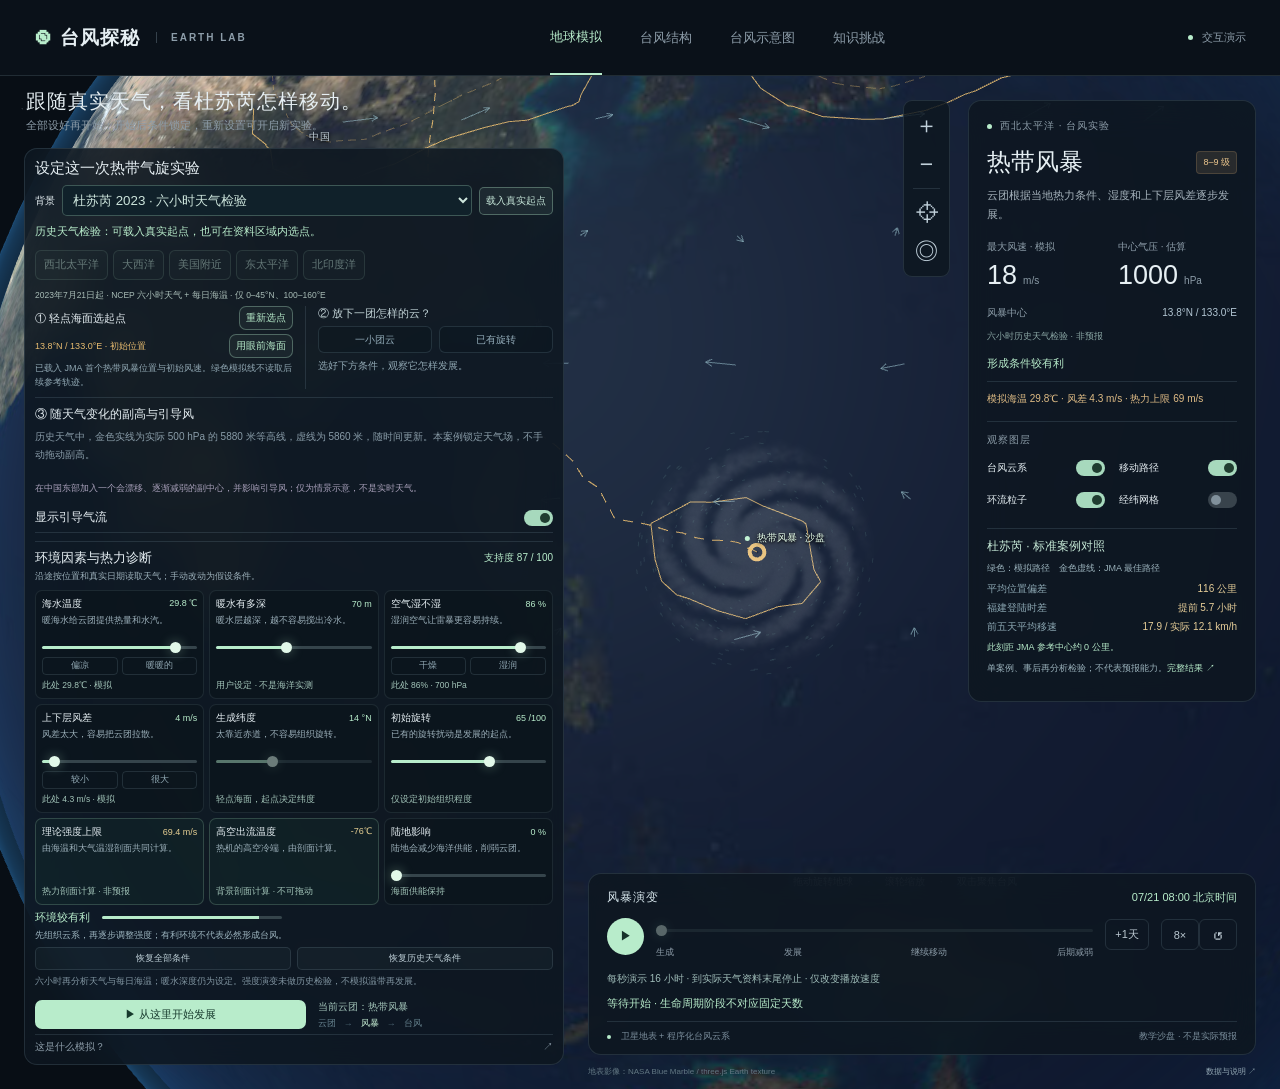
<file: index.html>
<!doctype html>
<html lang="zh-CN"><head><meta charset="utf-8"><meta name="viewport" content="width=device-width,initial-scale=1"><meta name="theme-color" content="#080e15"><title>台风探秘 · 地球实验室</title><link rel="stylesheet" href="style.css?v=fec864ece893"></head>
<body data-default-background="weather">
<header><a class="brand" href="index.html"><span class="brand-icon">◉</span> 台风探秘 <span class="brand-en">EARTH LAB</span></a><nav aria-label="主导航"><span class="active">地球模拟</span><a href="structure.html">台风结构</a><a href="diagram.html">台风示意图</a><a href="knowledge.html#quiz">知识挑战</a></nav><span class="mode"><i></i> 交互演示</span></header>
<main>
<div id="scene" role="img" aria-label="可旋转缩放的三维地球，显示不同海域的热带气旋云系和模拟路径" tabindex="0"></div>
<div id="loading" role="status">正在准备地球影像…</div>
<div id="labels" aria-hidden="true"></div>
<div class="map-caption"><span>EARTH VIEW / 01</span><h1 id="exploreTitle">暖海水，<br>能养大一团云吗？</h1><p id="exploreSubtitle">换一换海水、空气和风，观察云团的变化。</p></div>
<aside class="panel storm-panel"><div id="factorsPanel" role="region" aria-label="台风实验条件"><h2 class="setup-title">设定这一次热带气旋实验</h2><div class="background-choice"><label for="backgroundSource">背景</label><select id="backgroundSource"><option value="weather">杜苏芮 2023 · 六小时天气检验</option><option value="climate" selected>全球选点 · 多年平均沙盘</option></select><button id="loadWeatherStart">载入真实起点</button></div><p id="setupStatus" role="status">选起点、摆副高、设条件，准备好后开始。</p><div id="formationPanel"><div class="ocean-views" role="group" aria-label="转到不同海域选点"><button data-ocean-view="westPacific">西北太平洋</button><button data-ocean-view="atlantic">大西洋</button><button data-ocean-view="gulf">美国附近</button><button data-ocean-view="eastPacific">东太平洋</button><button data-ocean-view="indian">北印度洋</button></div><div class="climate-choice"><label for="climateMonth">模拟月份</label><select id="climateMonth" aria-describedby="climateSource"><option value="1">1 月</option><option value="2">2 月</option><option value="3">3 月</option><option value="4">4 月</option><option value="5">5 月</option><option value="6">6 月</option><option value="7">7 月</option><option value="8" selected>8 月</option><option value="9">9 月</option><option value="10">10 月</option><option value="11">11 月</option><option value="12">12 月</option></select><span>多年平均环境 · 非实时天气</span></div><p id="climateSource" class="climate-source"></p><div class="formation-setup"><div class="genesis-location"><div class="genesis-location-head"><span>① 轻点海面选起点</span><button id="pickGenesis" aria-pressed="true">正在选点</button></div><div class="genesis-location-line"><p id="genesisLocation">还没有起点</p><button class="genesis-here" id="genesisHere">用眼前海面</button></div><p id="genesisStatus" role="status">拖动转地球，轻点放下云团。</p></div><div class="simple-condition seed-choice"><span>② 放下一团怎样的云？</span><div role="group" aria-label="初始云团强弱"><button data-initial-wind="8" aria-pressed="true">一小团云</button><button data-initial-wind="14" aria-pressed="false">已有旋转</button></div><p>选好下方条件，观察它怎样发展。</p></div></div><div id="pathPanel"><h3>③ 摆好副高，决定引导方向</h3><p class="ridge-explanation">拖动地球上的金色副高，或用下面按钮调整。它会改变云团沿途受到的引导风。本实验固定使用深层平均引导，不随强弱自动换层。真实副高可西伸到中国东部，也可能受西风槽影响短暂分裂。可在下方开启分裂情景。</p><p id="weatherRidgeNote" class="simple-note" hidden>历史天气中，金色实线为实际 500 hPa 的 5880 米等高线，虚线为 5860 米，随时间更新。本案例锁定天气场，不手动拖动副高。</p><div class="ridge-controls independent-controls" id="manualRidgeControls"><div class="control-pair"><span>① 西伸或东退 · 只改西端</span><div><button id="ridgeWest">← 向西伸</button><button id="ridgeEast">向东退 →</button></div></div><div class="control-pair"><span>② 脊线南北位置 · 保持西端</span><div><button id="ridgeNorth">↑ 脊线北移</button><button id="ridgeSouth">↓ 脊线南移</button></div></div></div><label id="splitRidgeControl" class="toggle split-ridge-toggle"><span>副高分裂情景</span><input id="splitRidge" type="checkbox" aria-describedby="splitRidgeNote"><span class="switch"></span></label><p id="splitRidgeNote" class="split-ridge-note">在中国东部加入一个会漂移、逐渐减弱的副中心，并影响引导风；仅为情景示意，不是实时天气。</p><label class="toggle steering-toggle"><span>显示引导气流</span><input id="steeringVisible" type="checkbox" checked><span class="switch"></span></label><div class="journey-result" hidden aria-live="polite"><small>第 2 步 · 继续西行，还是北上转弯？</small><strong id="landfallResult">正在计算示意路径…</strong><p id="steeringStory"></p><small class="coast-result" id="coastResult"></small></div><div class="ridge-presets"><span>同一脊线位置，只比较西伸程度</span><button data-ridge="west">向西伸</button><button data-ridge="middle">中间状态</button><button data-ridge="east">向东退</button></div><button class="journey-reset" id="resetRidge">↺ 回到最初的摆法</button></div></div><section class="conditions-board" id="advanced" aria-labelledby="conditionsTitle"><div class="conditions-heading"><h2 id="conditionsTitle">环境因素与热力诊断</h2><span id="supportLabel">支持度 100 / 100</span></div><p class="conditions-guide" id="conditionsGuide">起点读取气候背景；沿途按位置取值。手动修改表示假设条件。</p><div id="factorControls"></div><div class="conditions-result" role="status"><strong id="environmentState">有利于组织发展</strong><span class="support-meter"><span id="supportFill"></span></span></div><p class="factor-summary" id="factorSummary" aria-live="polite"></p><div class="formation-result" role="status"><strong id="formationResult">先在海上放下一团云</strong><p id="formationReason"></p></div><div class="factor-actions"><button id="resetFactors">恢复全部条件</button><button id="resetSimple">恢复气候背景</button></div><p class="factor-disclaimer">海温、湿度与引导风来自气候资料；暖水深度等仍为设定。强度演变尚未做历史检验，不模拟温带再发展。</p></section><div class="formation-run"><button class="formation-play" id="playFormation" disabled>▶ 从这里开始发展</button><div><span id="formationNow">等待选择生成点</span><div class="growth-steps" aria-label="当前示意发展阶段"><span data-growth="0">云团</span><i>→</i><span data-growth="1">风暴</span><i>→</i><span data-growth="2">台风</span></div></div></div></div><button class="subtle" id="about">这是什么模拟？ <span>↗</span></button></aside>
<div class="view-tools" aria-label="视角控制"><button id="zoomIn" aria-label="放大">＋</button><button id="zoomOut" aria-label="缩小">−</button><span></span><button id="home" aria-label="回到当前海域" title="回到当前海域">⌖</button><button id="global" aria-label="查看全球" title="查看全球">◎</button></div>
<aside id="stormPanel" class="panel storm-details" aria-label="当前台风详情" tabindex="-1"><div class="eyebrow"><span class="live-dot"></span> <span id="stormKind">热带气旋实验</span></div><div class="storm-title"><h2 id="stage">强台风</h2><span id="category">14–15 级</span></div><p class="description" id="description">云系逐渐组织成清晰的螺旋，风眼与眼墙变得可辨。</p>
<div class="stats"><div><small>最大风速 · 模拟</small><strong><span id="wind">46</span><em>m/s</em></strong></div><div><small>中心气压 · 估算</small><strong><span id="pressure">945</span><em>hPa</em></strong></div></div>
<div class="location"><span>风暴中心</span><b id="coordinates">18.5°N / 131.0°E</b></div>
<p id="modelNote" class="model-note">气候背景约束的简化模型 · 非天气预报</p><p id="sceneDriver" class="storm-driver">沿副高边缘移动</p><p id="localEnvironment" class="local-environment"></p><div class="divider"></div><div class="eyebrow">观察图层</div><div class="layer-controls">
<label class="toggle"><span><i class="layer-icon">☁</i>台风云系</span><input type="checkbox" id="clouds" checked><span class="switch"></span></label>
<label class="toggle"><span><i class="layer-icon">↝</i>移动路径</span><input type="checkbox" id="track" checked><span class="switch"></span></label>
<label class="toggle"><span><i class="layer-icon">≋</i>环流粒子</span><input type="checkbox" id="winds" checked><span class="switch"></span></label>
<label class="toggle"><span><i class="layer-icon">⊕</i>经纬网格</span><input type="checkbox" id="grid"><span class="switch"></span></label>
</div><section id="weatherComparison" class="weather-comparison" hidden><h3>杜苏芮 · 标准案例对照</h3><p>绿色：模拟路径　金色虚线：JMA 最佳路径</p><dl><div><dt>平均位置偏差</dt><dd id="weatherError">—</dd></div><div><dt>福建登陆时差</dt><dd id="weatherLandfall">—</dd></div><div><dt>前五天平均移速</dt><dd id="weatherSpeed">—</dd></div></dl><p id="weatherCurrentComparison"></p><p>单案例、事后再分析检验；不代表预报能力。<a href="assets/weather-validation.json" target="_blank">完整结果 ↗</a></p></section></aside><div class="map-help">拖动旋转地球 <span>·</span> 滚轮缩放 <span>·</span> 双击聚焦台风</div>
<div class="legend"><i></i> 已经过路径 <span class="dash"></span> 后续示意路径</div>
<section class="timeline panel" aria-label="台风演变控制"><div class="timeline-top"><div><span class="eyebrow">风暴演变</span></div><div class="time-label" id="timeLabel">第 3 天 · 06:00</div></div><div class="scrubber"><button id="play" class="play" aria-label="播放演变">▶</button><div class="range-wrap"><input id="time" aria-label="演变进度" type="range" min="0" max="360" value="0" step="0.1"><div class="ticks" aria-label="生命周期阶段示意，不对应固定天数，也不保证每次实验都经历全部阶段"><span>生成</span><span>发展</span><span>继续移动</span><span>后期减弱</span></div></div><button id="nextDay" class="speed" aria-label="向前计算并查看一天">+1天</button><button id="speed" class="speed" aria-label="切换播放速度">8×</button><button id="reset" class="reset" aria-label="重新开始">↺</button></div><p id="playbackScale" class="timeline-status">每秒演示 2 小时 · 自由沙盘自动延长观察时间</p><p id="timelineStatus" class="timeline-status" role="status">选好起点和条件后开始</p><div class="timeline-bottom"><span><i class="dot"></i> 卫星地表 + 程序化台风云系</span><span>教学沙盘 · 不是实际预报</span></div></section>
<footer><span>地表影像：NASA Blue Marble / three.js Earth texture</span><a href="assets/SOURCES.md">数据与说明 ↗</a></footer>
</main>
<dialog id="info"><button id="closeInfo" class="close" aria-label="关闭">×</button><div class="eyebrow">数据与科学边界</div><h2>真实环境约束下的简化沙盘</h2><p>默认展示杜苏芮（2023）历史天气检验：2023 年 7 月 21–31 日，0–45°N、100–160°E。使用 NCEP–NCAR 六小时再分析风场及温湿剖面，配合 NOAA 每日 OISST 海温。引导风原始分辨率为 2.5°；海温产品取样至约 2.5°，不能分辨精细海岸过程。金色虚线路径来自 JMA 最佳路径，仅用于对照；模拟不读取后续参考位置。500 hPa 的 5880/5860 米等高线来自天气资料，不能把每一段等高线都当成西太平洋副高。</p><p>这是单个历史案例的事后检验。再分析资料含台风信息，结果不代表独立预报能力。路径与登陆较月平均背景改善，但前五天平均移速仍偏快（17.9 对 12.1 km/h）；强度过程尚未检验。<a href="assets/WEATHER-SOURCES.md">天气案例方法与完整误差 ↗</a></p><p>切换到“多年平均沙盘”后，可在北半球不同海域选点，包括大西洋、加勒比海、墨西哥湾和北太平洋；南半球暂未开放。本实验使用 NOAA ERSSTv5 和 NCEP–NCAR 再分析的 1991–2020 月平均背景。海温、中层湿度、高低层风差和引导风会随位置与所选月份改变；它们是气候平均，不能代表某一天的天气。</p><p>理论强度上限由公开的 Bister–Emanuel 热力算法，根据海温和整层大气温湿剖面计算。它表示环境允许的热力尺度，不是风暴一定达到的强度。</p><p>云团组织、增强和衰减仍使用未做历史校准的简化关系。暖水深度和额外陆地影响是用户设定；没有接入真实海洋剖面。修改环境表示假设试验。气压是粗略估算，云系是程序化示意。当前模型没有完整的大气和海洋动力过程，也不求解温带转化后的再发展。</p><p>两种模式的路径均固定使用 850–200 hPa 深层平均引导风，历史案例每六小时更新，多年平均沙盘使用月平均风，独立于云团风速；这是控制变量的教学设定，不适合解释浅薄弱扰动的真实轨迹。多年平均沙盘按副高的假设调整，对月平均引导风作空间重排；历史天气案例锁定实际天气场；图上的箭头与路径使用同一风场；知识挑战仍为独立的理想化教学示例，不能据此预报实际登陆位置。</p><p>地球地表是静态合成影像，海岸线来自粗分辨率地理数据，没有实时卫星或雷达云图。</p><p><a href="assets/SOURCES.md">完整方法、数据来源与限制 ↗</a></p><p><a href="assets/climate-manifest.json">输入文件、版本、校验和及抽查值 ↗</a></p><p><a href="https://doi.org/10.5194/gmd-14-2351-2021" target="_blank" rel="noopener">热力算法依据：Gilford (2021), pyPI ↗</a></p></dialog>
<script src="assets/three.min.js"></script><script src="assets/textures.js"></script><script src="assets/land.js"></script><script src="assets/climate-data.js?v=a5d82a7beb39"></script><script src="climate.js?v=935d40e037ae"></script><script src="assets/weather-doksuri.js?v=f2be9e3d99bc"></script><script src="assets/weather-validation.js?v=cbd470e6bf75"></script><script src="weather.js?v=db7aa317c93c"></script><script src="simulation.js?v=f505d6bfb1bf"></script><script src="app.js?v=a6361b7b51f6"></script>
</body></html>
</file>
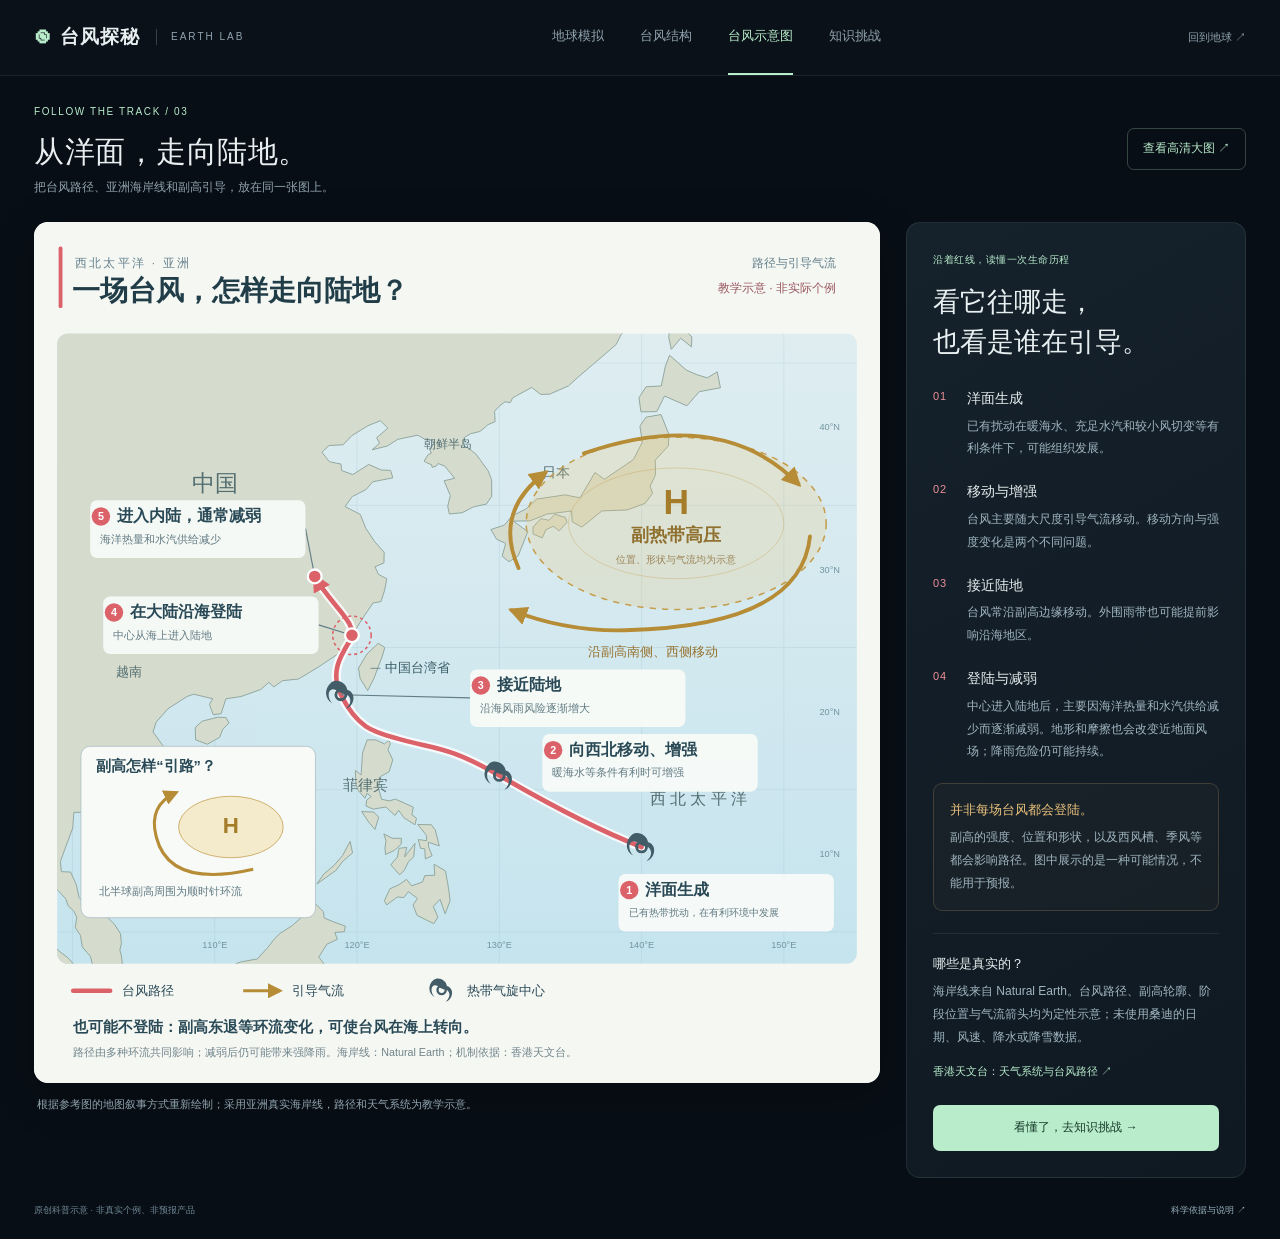
<file: diagram.html>
<!doctype html>
<html lang="zh-CN"><head><meta charset="utf-8"><meta name="viewport" content="width=device-width,initial-scale=1"><meta name="theme-color" content="#080e15"><title>台风探秘 · 台风示意图</title><link rel="stylesheet" href="learning.css?v=efa5b2584ac2"><link rel="stylesheet" href="diagram.css?v=a0d7d1e3aa76"></head>
<body class="diagram-page">
<header><a class="brand" href="index.html"><span class="brand-mark">◉</span> 台风探秘 <small>EARTH LAB</small></a><nav aria-label="主导航"><a href="index.html">地球模拟</a><a href="structure.html">台风结构</a><a href="diagram.html" aria-current="page">台风示意图</a><a href="knowledge.html#quiz">知识挑战</a></nav><a class="back-earth" href="index.html">回到地球 ↗</a></header>
<main>
<div class="page-heading"><div><span class="eyebrow">FOLLOW THE TRACK / 03</span><h1>从洋面，走向陆地。</h1><p>把台风路径、亚洲海岸线和副高引导，放在同一张图上。</p></div><a class="diagram-open" href="assets/typhoon-diagram.svg?v=756b27ec4fe8" target="_blank" rel="noopener">查看高清大图 ↗</a></div>
<div class="diagram-layout">
<figure class="diagram-figure"><a href="assets/typhoon-diagram.svg?v=756b27ec4fe8" target="_blank" rel="noopener" aria-label="打开完整台风示意图"><img src="assets/typhoon-diagram.svg?v=756b27ec4fe8" width="1100" height="1120" alt="亚洲台风路径与副高示意：菲律宾以东洋面生成，向西北移动并增强，在中国东南沿海登陆，进入内陆后逐渐减弱。副高位于路径东北侧，北半球顺时针环流沿南侧向西、西侧向北引导。虚构教学路径，不代表历史实况。"></a><figcaption>根据参考图的地图叙事方式重新绘制；采用亚洲真实海岸线，路径和天气系统为教学示意。</figcaption></figure>
<aside class="diagram-notes" aria-label="读图要点"><span class="eyebrow">沿着红线，读懂一次生命历程</span><h2>看它往哪走，<br>也看是谁在引导。</h2>
<ol class="diagram-steps"><li><b>洋面生成</b><p>已有扰动在暖海水、充足水汽和较小风切变等有利条件下，可能组织发展。</p></li><li><b>移动与增强</b><p>台风主要随大尺度引导气流移动。移动方向与强度变化是两个不同问题。</p></li><li><b>接近陆地</b><p>台风常沿副高边缘移动。外围雨带也可能提前影响沿海地区。</p></li><li><b>登陆与减弱</b><p>中心进入陆地后，主要因海洋热量和水汽供给减少而逐渐减弱。地形和摩擦也会改变近地面风场；降雨危险仍可能持续。</p></li></ol>
<div class="diagram-caution"><strong>并非每场台风都会登陆。</strong><p>副高的强度、位置和形状，以及西风槽、季风等都会影响路径。图中展示的是一种可能情况，不能用于预报。</p></div>
<div class="diagram-provenance"><b>哪些是真实的？</b><p>海岸线来自 Natural Earth。台风路径、副高轮廓、阶段位置与气流箭头均为定性示意；未使用桑迪的日期、风速、降水或降雪数据。</p><a href="https://www.hko.gov.hk/en/education/tropical-cyclone/tracking/00707-Weather-Systems-Mix-and-Match-Tropical-Cyclone-Track.html" target="_blank" rel="noopener">香港天文台：天气系统与台风路径 ↗</a></div>
<a class="diagram-next" href="knowledge.html#quiz">看懂了，去知识挑战 →</a>
</aside></div>
<footer><span>原创科普示意 · 非真实个例、非预报产品</span><a href="assets/LEARNING-SOURCES.md">科学依据与说明 ↗</a></footer>
</main></body></html>
</file>
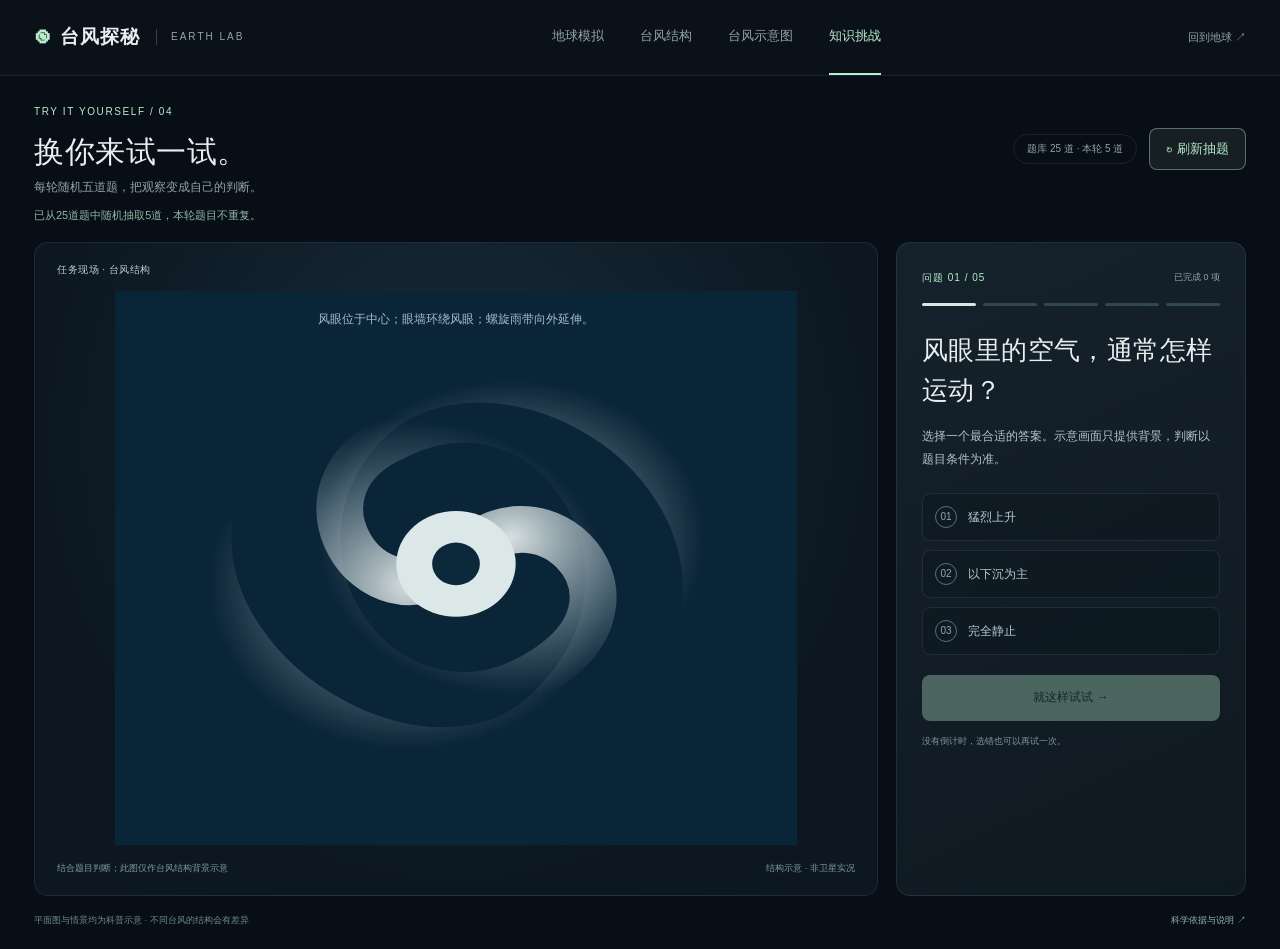
<file: knowledge.html>
<!doctype html>
<html lang="zh-CN"><head><meta charset="utf-8"><meta name="viewport" content="width=device-width,initial-scale=1"><meta name="theme-color" content="#080e15"><title>台风探秘 · 知识挑战</title><link rel="stylesheet" href="learning.css?v=efa5b2584ac2"></head>
<body>
<header><a class="brand" href="index.html"><span class="brand-mark">◉</span> 台风探秘 <small>EARTH LAB</small></a><nav aria-label="主导航"><a href="index.html">地球模拟</a><a href="structure.html">台风结构</a><a href="diagram.html">台风示意图</a><a href="#quiz" id="navQuiz">知识挑战</a></nav><a class="back-earth" href="index.html">回到地球 ↗</a></header>
<main>
<div class="page-heading"><div><span class="eyebrow" id="pageKicker">TRY IT YOURSELF / 04</span><h1 id="pageTitle">换你来试一试。</h1><p id="pageSubtitle">每轮随机五道题，把观察变成自己的判断。</p></div><div class="quiz-actions"><span class="page-tag" id="pageTag">题库 25 道 · 本轮 5 道</span><button id="refreshQuestions" class="refresh-questions" title="重新随机抽取5道题并清空本轮进度">↻ 刷新抽题</button></div></div>
<p id="drawStatus" class="draw-status" role="status" aria-live="polite">已从25道题中随机抽取5道，本轮题目不重复。</p><div class="learning-layout">
<section class="visual-stage" aria-label="台风交互场景">
<div id="stormFallback" hidden><svg viewBox="0 0 800 650" role="img" aria-label="台风结构俯视示意"><defs><radialGradient id="cloudShade"><stop stop-color="#eef4f3"/><stop offset="1" stop-color="#91aeb8" stop-opacity="0"/></radialGradient></defs><rect width="800" height="650" fill="#0b2538"/><g fill="none" stroke="url(#cloudShade)" stroke-width="55" opacity=".9"><path d="M400 320 C490 210 640 350 510 440 C340 560 150 340 280 170 C410 10 730 160 690 390"/><path d="M400 320 C300 400 190 230 330 170 C510 80 670 320 520 480 C390 630 90 470 110 270"/></g><ellipse cx="400" cy="320" rx="70" ry="62" fill="#dbe8e7"/><ellipse cx="400" cy="320" rx="28" ry="25" fill="#0c293b"/></svg><p>风眼位于中心；眼墙环绕风眼；螺旋雨带向外延伸。</p></div>

<div id="mapScene" hidden><svg id="challengeMap" viewBox="0 0 800 620" role="img" aria-label="左右伸缩副高西端，观察台风能否继续向西推进"><defs><radialGradient id="mapSea"><stop stop-color="#163c50"/><stop offset="1" stop-color="#091c2a"/></radialGradient></defs><rect width="800" height="620" fill="url(#mapSea)"/><g id="mapGrid"></g><g id="mapLand"></g><rect id="targetArea" fill="#b8eccb0e" stroke="#b8eccb66" stroke-dasharray="4 7"/><g id="mapNames"></g><g id="mapSteering"></g><path id="challengeRoute" fill="none" stroke="#b8eccb" stroke-width="3" stroke-linecap="round"/><circle id="mapStart" r="5" fill="#e5f5e8"/><circle id="mapLandfall" r="7" fill="#b8eccb" stroke="#fff" stroke-width="1.5"/><g id="mapHigh" tabindex="0" role="button" aria-label="副高西端，可左右拖动或用左右方向键伸缩，脊线位置保持不变"><ellipse id="mapHighShape" cx="187" rx="187" ry="147" fill="#e8bd6810" stroke="#e8bd6870"/><ellipse id="mapHighInner" cx="187" rx="130" ry="103" fill="none" stroke="#e8bd6830"/><path id="mapAxis" d="M0 0H374" fill="none" stroke="#e8bd6860" stroke-dasharray="5 6"/><text id="mapHighCenter" x="187" y="-12" text-anchor="middle" fill="#e8c581" font-size="17">H 副高</text><rect x="-47" y="-28" width="94" height="56" rx="10" fill="#332b20" stroke="#e8bd68"/><text y="-2" text-anchor="middle" fill="#efd49d" font-size="16">↔ 副高西端</text><text y="17" text-anchor="middle" fill="#bbab8a" font-size="10">左右拖动</text></g></svg><div class="map-result" id="mapOutcome"></div></div>
<div id="homeScene" hidden><svg id="homeIllustration" viewBox="0 0 800 620" role="img" aria-label="室内避风情景：窗外风雨变化，人员应留在远离窗户的安全位置"><defs><linearGradient id="nightSky" x2="0" y2="1"><stop stop-color="#172c3c"/><stop offset="1" stop-color="#446473"/></linearGradient><pattern id="rainLines" width="38" height="45" patternUnits="userSpaceOnUse" patternTransform="rotate(22)"><path d="M7 0v20 M28 22v14" stroke="#c9dfe0" stroke-width="1.3" opacity=".4"/></pattern></defs><rect width="800" height="620" fill="#111d28"/><rect x="0" y="470" width="800" height="150" fill="#15232b"/><path d="M0 470H800" stroke="#41525a"/><g id="windowScene"><rect x="105" y="95" width="375" height="320" rx="6" fill="url(#nightSky)"/><path d="M105 339 L165 310 L210 322 L255 267 L290 300 L360 257 L405 299 L480 285 V415H105Z" fill="#1a3440"/><g id="rainOutside"><rect x="105" y="95" width="375" height="320" fill="url(#rainLines)"/></g><circle id="skyBreak" cx="345" cy="177" r="36" fill="#a7c0c6" opacity=".35"/><path d="M100 90H485V420H100Z M292 95V415 M105 255H480" fill="none" stroke="#5a727d" stroke-width="10"/><path d="M80 80V445 M505 80V445" stroke="#314653" stroke-width="18"/></g><g id="plantOutside" transform="translate(163 357)"><path d="M-14 0H20L14 28H-9Z" fill="#ae9670"/><path d="M3 0V-47 M3-25Q-29-54-22-22 M3-17Q30-42 28-14 M3-36Q20-62 24-40" stroke="#8cad90" stroke-width="4" fill="none"/></g><g id="safePerson" transform="translate(632 327)"><rect x="-53" y="55" width="135" height="99" rx="15" fill="#344d55"/><circle cx="0" cy="0" r="24" fill="#ccb99e"/><path d="M-30 75V41Q-29 21 0 23Q30 24 32 49V85" fill="#b2caba"/><path d="M-17 77L-23 131 M23 77L39 131" stroke="#83969b" stroke-width="18" stroke-linecap="round"/><path d="M-12 132H-37 M39 132H59" stroke="#bfcbc8" stroke-width="9" stroke-linecap="round"/></g><g id="readySupplies" hidden><rect x="500" y="477" width="157" height="16" rx="3" fill="#63746d"/><path d="M512 492V538 M644 492V538" stroke="#63746d" stroke-width="6"/><rect x="526" y="434" width="20" height="43" rx="5" fill="#91c7cc"/><rect x="532" y="428" width="8" height="8" fill="#bed9d9"/><path d="M571 464H602L610 474H571Z" fill="#e7cc8f"/><path d="M611 456L680 428V509L611 480Z" fill="#e7cc8f0e"/></g><g id="readyPlant" hidden transform="translate(714 421)"><path d="M-18 0H20L13 37H-10Z" fill="#ae9670"/><path d="M2 0V-70 M2-31Q-35-71-30-24 M2-28Q39-62 34-22 M2-46Q25-95 27-53" fill="none" stroke="#8cad90" stroke-width="5"/></g><g id="readyPhone" hidden><rect x="571" y="277" width="37" height="66" rx="6" fill="#1d343e" stroke="#8cb6ad" stroke-width="2"/><path d="M580 302l6 6 13-15" fill="none" stroke="#b8eccb" stroke-width="3"/><path d="M581 319H599" stroke="#8ba9ac"/></g></svg><div class="home-scene-label" id="homeCaption">风雨暂时减弱，危险就结束了吗？</div></div>
<div class="scene-topline"><span id="sceneName">台风结构平面示意</span></div>
<div class="scene-bottomline"><span id="sceneHint">观察平面示意，选择右侧答案</span><span id="sceneScale">结构示意 · 非卫星实况</span></div>
</section>
<aside class="lesson-panel challenge-panel" id="challengePanel" hidden><div id="taskPanel"><div class="mission-heading"><span class="eyebrow" id="missionIndex">问题 01 / 05</span><span id="missionProgress">已完成 0 项</span></div><div class="mission-dots" id="missionDots" aria-label="挑战进度"></div><h2 id="missionTitle"></h2><p class="mission-intro" id="missionIntro"></p><div id="missionControls"></div><div id="feedback" class="feedback" role="status" hidden><div class="feedback-verdict"><span id="feedbackIcon" aria-hidden="true"></span><b id="feedbackVerdict"></b></div><strong id="feedbackTitle"></strong><p id="feedbackText"></p></div><button class="primary" id="checkTask">就这样试试 →</button><button class="primary" id="nextTask" hidden>下一个小任务 →</button><p class="mission-note">没有倒计时，选错也可以再试一次。</p></div><div id="completion" hidden><div class="completion-mark">✓</div><span class="eyebrow" id="completionSummary">5 道随机题，全部完成</span><h2>下次看台风，<br>你会多看懂一点。</h2><p>这轮的五道题都答对了。回顾下面的知识点，也可以刷新再抽五道题。</p><ul id="completionTakeaways"></ul><button class="primary" id="restartChallenge">重新随机抽5题 ↻</button><a class="completion-earth" href="index.html">回到地球，继续摆副高 ↗</a></div></aside>
</div>
<footer><span>平面图与情景均为科普示意 · 不同台风的结构会有差异</span><a href="assets/LEARNING-SOURCES.md">科学依据与说明 ↗</a></footer>
</main>
<dialog id="answerResult" class="answer-result" aria-labelledby="answerVerdict" aria-describedby="answerTitle answerExplanation">
<button id="closeAnswer" class="answer-close" aria-label="关闭答题结果">×</button>
<div id="answerIcon" class="answer-icon" aria-hidden="true">✓</div>
<h2 id="answerVerdict">答对了！</h2>
<p id="answerTitle" class="answer-title"></p>
<p id="answerExplanation" class="answer-explanation"></p>
<button id="answerContinue" class="answer-continue">下一题 →</button>
</dialog>
<script src="assets/land.js"></script><script src="simulation.js?v=f505d6bfb1bf"></script><script src="learning-model.js?v=f6a050926aba"></script><script src="learning.js?v=2f255b19efda"></script>
</body></html>
</file>
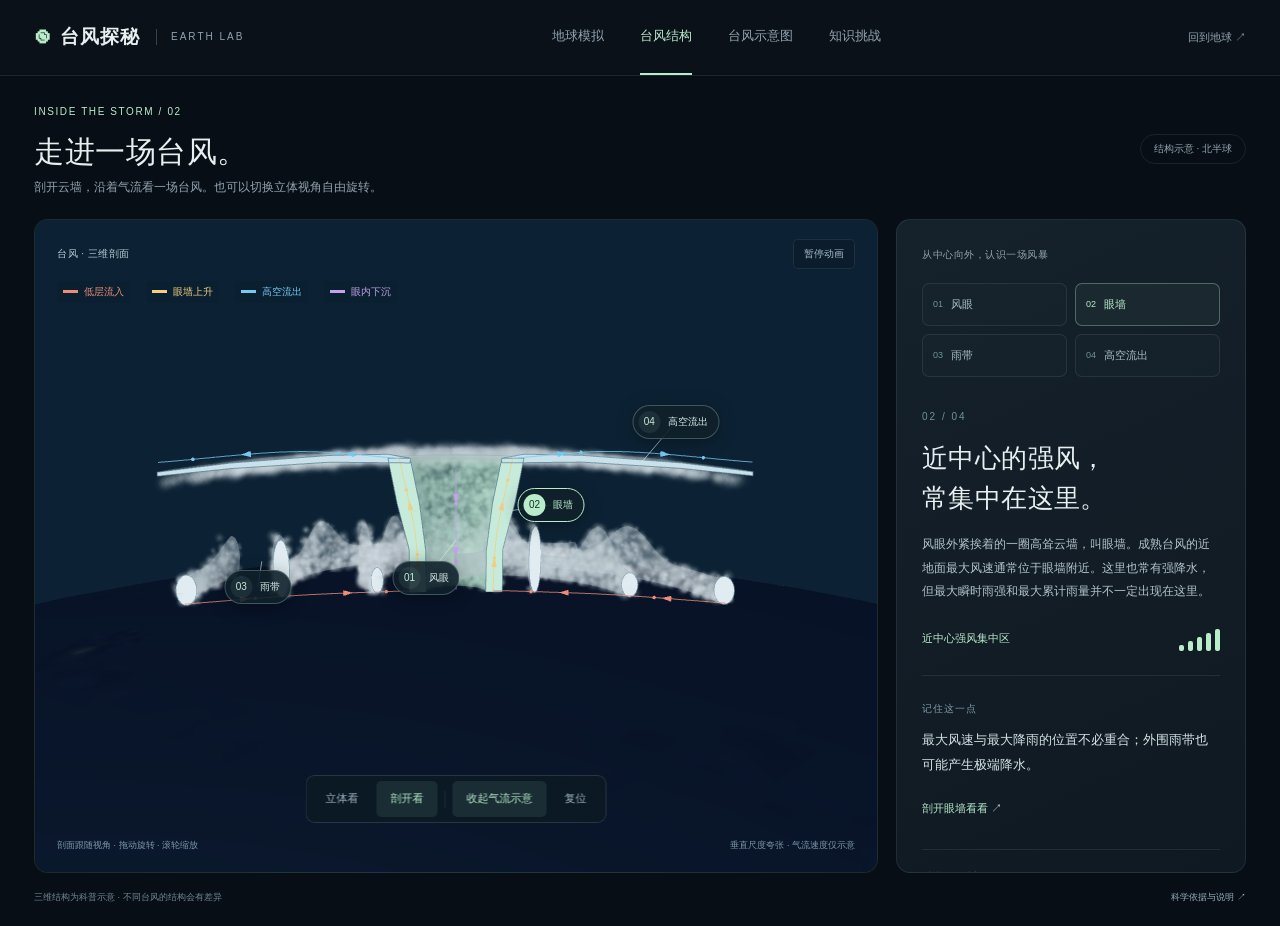
<file: structure.html>
<!doctype html>
<html lang="zh-CN"><head><meta charset="utf-8"><meta name="viewport" content="width=device-width,initial-scale=1"><meta name="theme-color" content="#080e15"><title>台风探秘 · 台风结构</title><link rel="stylesheet" href="learning.css?v=efa5b2584ac2"></head>
<body class="anatomy-page">
<header><a class="brand" href="index.html"><span class="brand-mark">◉</span> 台风探秘 <small>EARTH LAB</small></a><nav aria-label="主导航"><a href="index.html">地球模拟</a><a href="structure.html" id="navAnatomy" aria-current="page">台风结构</a><a href="diagram.html">台风示意图</a><a href="knowledge.html#quiz" id="navQuiz">知识挑战</a></nav><a class="back-earth" href="index.html">回到地球 ↗</a></header>
<main>
<div class="page-heading"><div><span class="eyebrow" id="pageKicker">INSIDE THE STORM / 02</span><h1 id="pageTitle">走进一场台风。</h1><p id="pageSubtitle">剖开云墙，沿着气流看一场台风。也可以切换立体视角自由旋转。</p></div><span class="page-tag" id="pageTag">结构示意 · 北半球</span></div>
<div class="learning-layout">
<section class="visual-stage" aria-label="台风交互场景">
<div id="stormScene" tabindex="0" role="img" aria-label="可旋转的三维台风结构示意，使用右侧部位按钮选择风眼、眼墙、雨带和高空流出"></div>
<div id="stormFallback" hidden><svg viewBox="0 0 800 620" role="img" aria-label="台风剖面备选示意：风眼居中，眼墙高耸，雨带向外延伸，高空流出，眼内下沉"><defs><marker id="fallbackArrow" viewBox="0 0 10 10" refX="8" refY="5" markerWidth="6" markerHeight="6" orient="auto-start-reverse"><path d="M0 0L10 5L0 10Z" fill="context-stroke"/></marker></defs><rect width="800" height="620" fill="#0c2234"/><path d="M50 420Q400 392 750 420" fill="none" stroke="#548099" stroke-width="2"/><g fill="#d5e6ed" stroke="#8eafbe"><path d="M70 247Q130 222 240 215L328 198 355 224 372 410 319 410 310 255 190 270 70 265Z"/><path d="M730 247Q670 222 560 215L472 198 445 224 428 410 481 410 490 255 610 270 730 265Z"/><path d="M84 414Q95 337 112 328Q133 340 147 413ZM178 412Q197 295 214 309Q229 331 242 410ZM548 410Q569 292 587 310Q607 340 617 413ZM654 414Q671 328 688 337Q705 358 718 416Z"/></g><g fill="none" stroke-width="4" marker-end="url(#fallbackArrow)"><path d="M80 440Q210 451 333 422M720 440Q590 451 467 422" stroke="#f08b76"/><path d="M344 390L334 252M456 390L466 252" stroke="#f0ce83"/><path d="M327 187Q215 177 97 220M473 187Q585 177 703 220" stroke="#75c9f1"/><path d="M400 258V395" stroke="#c5a0ec"/></g><g fill="#dcecf1" font-size="18" text-anchor="middle"><text x="400" y="234">风眼</text><text x="274" y="326">眼墙</text><text x="156" y="486">外围雨带</text><text x="630" y="486">外围雨带</text><text x="400" y="153">高空云盾与流出</text></g></svg><p>当前显示静态剖面备选图；三维视图未能启动。</p></div>
<div id="flowLegend" class="flow-legend" hidden aria-label="气流颜色说明"><span class="flow-inflow">低层流入</span><span class="flow-rise">眼墙上升</span><span class="flow-outflow">高空流出</span><span class="flow-sink">眼内下沉</span></div>
<div id="sceneLabels" aria-label="图上部位标记"></div>
<div class="scene-topline"><span id="sceneName">台风 · 三维剖面</span><button id="motionToggle" aria-pressed="false">暂停云系</button></div>
<div class="scene-toolbar" id="sceneToolbar" aria-label="台风视角"><button data-view="orbit" aria-pressed="true">立体看</button><button data-view="cut" aria-pressed="false">剖开看</button><span></span><button id="flowToggle" aria-pressed="false">空气怎么走 ↗</button><button id="resetView" aria-label="恢复当前视角">复位</button></div>
<div class="scene-bottomline"><span id="sceneHint">拖动旋转 · 滚轮缩放 · 点击编号看部位</span><span id="sceneScale">垂直尺度夸张 · 气流速度仅示意</span></div>
</section>
<aside class="lesson-panel" id="anatomyPanel"><div class="eyebrow">从中心向外，认识一场风暴</div><div class="part-tabs" role="tablist" aria-label="台风部位"><button data-part="eye" role="tab" aria-selected="false" aria-controls="partContent"><span>01</span>风眼</button><button data-part="wall" role="tab" aria-selected="true" aria-controls="partContent"><span>02</span>眼墙</button><button data-part="band" role="tab" aria-selected="false" aria-controls="partContent"><span>03</span>雨带</button><button data-part="outflow" role="tab" aria-selected="false" aria-controls="partContent"><span>04</span>高空流出</button></div><article id="partContent" role="tabpanel" tabindex="0"><span class="part-number" id="partNumber">02 / 04</span><h2 id="partTitle">近中心的强风，<br>常集中在这里。</h2><p id="partText"></p><div class="observation"><span id="partMood"></span><div class="wind-indicator" aria-hidden="true"><i></i><i></i><i></i><i></i><i></i></div></div><div class="one-thing"><span>记住这一点</span><p id="partTakeaway"></p></div><button class="text-action" id="partAction">剖开眼墙看看 ↗</button></article><div class="lesson-footer"><span>看懂了？试着用一用。</span><a href="knowledge.html#quiz">开始知识挑战 →</a></div></aside>
</div>
<footer><span>三维结构为科普示意 · 不同台风的结构会有差异</span><a href="assets/LEARNING-SOURCES.md">科学依据与说明 ↗</a></footer>
</main>
<script src="assets/three.min.js"></script><script src="assets/textures.js"></script><script src="learning-model.js?v=f6a050926aba"></script><script src="storm-view.js?v=7b5cbf54dc25"></script><script src="structure.js?v=91e9d5c4e73a"></script>
</body></html>
</file>
<file: style.css>
:root{color-scheme:dark;--bg:#080e15;--panel:rgba(14,23,32,.85);--line:rgba(172,201,217,.14);--muted:#8d9da9;--text:#e6eff3;--accent:#b8eccb}*{box-sizing:border-box}body{margin:0;background:var(--bg);color:var(--text);font-family:-apple-system,BlinkMacSystemFont,"PingFang SC","Microsoft YaHei",sans-serif;font-size:13px}button,a,input{-webkit-tap-highlight-color:transparent}button{font:inherit;cursor:pointer}a{color:inherit;text-decoration:none}button:focus-visible,a:focus-visible,input:focus-visible,#scene:focus-visible{outline:2px solid var(--accent);outline-offset:5px}header{height:76px;display:flex;align-items:center;justify-content:space-between;padding:0 34px;border-bottom:1px solid var(--line);position:relative;z-index:3;background:#0a1119}.brand{display:flex;align-items:center;gap:10px;font-size:19px;font-weight:650;letter-spacing:1px}.brand-icon{color:var(--accent);font-size:30px}.brand-en{font-size:10px;color:var(--muted);letter-spacing:2px;border-left:1px solid #35414b;padding-left:14px;margin-left:6px}nav{display:flex;gap:38px;height:100%;align-items:center;color:var(--muted)}nav>*{height:100%;display:flex;align-items:center}nav .active{color:var(--accent);border-bottom:2px solid var(--accent)}nav a:hover{color:white}.mode{font-size:11px;color:var(--muted);display:flex;align-items:center;gap:9px}.mode i,.live-dot,.dot{display:inline-block;width:5px;height:5px;background:var(--accent);border-radius:50%}main{height:calc(100dvh - 76px);min-height:760px;position:relative;overflow:hidden}#scene{position:absolute;inset:0;touch-action:none;cursor:grab}#scene:active{cursor:grabbing}#scene canvas{display:block;width:100%;height:100%}.map-caption{position:absolute;left:36px;top:33px;pointer-events:none}.map-caption>span{color:var(--accent);font-size:10px;letter-spacing:2px}.map-caption h1{font-size:30px;line-height:1.45;font-weight:450;letter-spacing:1px;margin:14px 0 9px}.map-caption p{color:var(--muted);font-size:12px}.panel{background:var(--panel);border:1px solid var(--line);backdrop-filter:blur(18px);border-radius:13px}.storm-panel{position:absolute;left:36px;top:222px;width:286px;padding:23px}.eyebrow{font-size:10px;letter-spacing:1px;color:var(--muted);display:flex;align-items:center;gap:8px}.storm-title{display:flex;align-items:center;justify-content:space-between;margin:15px 0 8px}.storm-title h2{font-size:27px;font-weight:500;margin:0}.storm-title>span{font-size:10px;background:#d8a97222;color:#edc78e;border:1px solid #d8a97233;padding:5px 8px;border-radius:4px}.description{color:#a6b3bc;font-size:12px;line-height:1.8;min-height:43px;margin:0 0 21px}.stats{display:grid;grid-template-columns:1fr 1fr;gap:14px}.stats small{display:block;font-size:10px;color:var(--muted);margin-bottom:8px}.stats strong{font-size:28px;font-weight:400;font-variant-numeric:tabular-nums}.stats em{font-style:normal;font-size:10px;color:var(--muted);margin-left:6px}.location{display:flex;justify-content:space-between;align-items:center;margin-top:20px;font-size:10px;color:var(--muted)}.location b{font-weight:400;color:#b3c7d4;font-variant-numeric:tabular-nums}.divider{height:1px;background:var(--line);margin:22px 0 20px}.toggle{display:flex;align-items:center;justify-content:space-between;position:relative;padding:10px 0;cursor:pointer;font-size:12px}.toggle>span:first-child{display:flex;align-items:center;gap:10px}.layer-icon{color:#a4b7c1;font-style:normal;width:17px;text-align:center;font-size:17px}.toggle input{position:absolute;right:0;opacity:0;width:32px;height:22px;cursor:pointer}.switch{width:29px;height:16px;border-radius:12px;background:#38434c;pointer-events:none}.switch:after{content:'';display:block;width:10px;height:10px;border-radius:50%;background:#81919c;margin:3px;transition:transform .2s}.toggle input:checked+.switch{background:#a7d9bd}.toggle input:checked+.switch:after{background:#203d30;transform:translateX(13px)}.toggle input:focus-visible+.switch{outline:2px solid white;outline-offset:4px}.subtle{color:var(--muted);font-size:10px;width:100%;display:flex;justify-content:space-between;background:none;border:0;border-top:1px solid var(--line);margin-top:11px;padding:15px 0 0}.subtle:hover{color:var(--accent)}.view-tools{position:absolute;right:30px;top:45%;border:1px solid var(--line);background:var(--panel);border-radius:9px;padding:5px}.view-tools button{display:block;color:#c1d1db;border:0;background:none;font-size:23px;width:35px;height:39px}.view-tools button:hover{background:#b8eccb22;border-radius:5px}.view-tools>span{height:1px;background:var(--line);display:block;margin:4px}.map-help{position:absolute;bottom:225px;left:62%;transform:translateX(-50%);color:#9aabb7;font-size:10px;white-space:nowrap;pointer-events:none}.map-help span{margin:0 12px;color:#526776}.legend{position:absolute;right:33px;bottom:213px;display:flex;align-items:center;gap:7px;font-size:9px;color:var(--muted)}.legend i{width:17px;height:2px;background:var(--accent)}.dash{width:17px;border-top:1px dashed #afc3c7;margin-left:13px}.timeline{position:absolute;bottom:44px;left:36px;right:36px;padding:22px 25px 15px}.timeline-top{display:flex;align-items:center;justify-content:space-between}.timeline-top>div:first-child{display:flex;align-items:center;gap:19px}.timeline-top .eyebrow{font-size:12px;color:#d6e5eb}.timeline-note{font-size:10px;color:var(--muted)}.time-label{color:var(--accent);font-size:11px;font-variant-numeric:tabular-nums}.scrubber{display:flex;align-items:flex-start;gap:20px;margin:17px 0}.play{background:var(--accent);border:0;border-radius:50%;width:37px;height:37px;flex:none;font-size:12px;color:#17322a}.range-wrap{flex:1;padding-top:5px}.ticks{display:flex;justify-content:space-between;color:var(--muted);font-size:9px;margin-top:9px}input[type=range]{display:block;width:100%;height:14px;margin:0;appearance:none;background:transparent;cursor:pointer}input[type=range]::-webkit-slider-runnable-track{height:3px;background:linear-gradient(to right,var(--accent) var(--progress,45%),#35444b var(--progress,45%));border-radius:4px}input[type=range]::-webkit-slider-thumb{appearance:none;background:#e2f8e9;height:11px;width:11px;border-radius:50%;margin-top:-4px;box-shadow:0 0 12px #b8eccb66}input[type=range]::-moz-range-track{height:3px;background:#35444b}input[type=range]::-moz-range-progress{background:var(--accent);height:3px}input[type=range]::-moz-range-thumb{background:#e2f8e9;border:0;height:11px;width:11px;border-radius:50%}.speed,.reset{border:1px solid var(--line);background:transparent;color:#bcc9d2;height:31px;border-radius:6px;min-width:38px;font-size:11px;margin-top:1px}.reset{font-size:20px;margin-left:-12px}.timeline-bottom{border-top:1px solid var(--line);padding-top:12px;display:flex;justify-content:space-between;color:#7b8e9c;font-size:9px}.dot{width:4px;height:4px;margin-right:7px}footer{position:absolute;bottom:14px;left:37px;right:37px;display:flex;justify-content:space-between;font-size:9px;color:#627783}footer a{color:#94a9b5}#labels{position:absolute;inset:0;pointer-events:none}.geo-label{position:absolute;font-size:10px;letter-spacing:1px;color:#ccdae3;text-shadow:0 1px 6px #000,0 1px 2px #000;white-space:nowrap;transform:translate(-50%,-50%)}.geo-label.ocean{font-size:12px;letter-spacing:5px;color:#8cb1c3;opacity:.65}.geo-label.storm{color:#e7ffed;font-size:10px;letter-spacing:0}.geo-label.storm:before{content:'';display:inline-block;width:5px;height:5px;border-radius:50%;background:#c2f3d4;margin-right:7px}#loading{position:absolute;top:45%;left:60%;transform:translate(-50%,-50%);color:var(--accent);font-size:12px;max-width:340px;text-align:center;line-height:1.8}#loading[hidden]{display:none}dialog{background:#101b24;border:1px solid #3b4f5b;border-radius:16px;color:var(--text);max-width:470px;padding:34px;line-height:1.9}dialog::backdrop{background:#0009;backdrop-filter:blur(5px)}dialog h2{font-size:23px;font-weight:450}dialog p{color:#aebfc9;font-size:13px}dialog a{color:var(--accent);font-size:11px}.close{position:absolute;right:15px;top:12px;border:0;background:none;color:#b6c8d3;font-size:23px}
@media(min-width:1600px){.storm-panel{top:245px}.map-caption h1{font-size:36px}}@media(max-height:850px) and (min-width:801px){main{min-height:650px}.map-caption{top:24px}.map-caption h1{font-size:25px;margin-top:10px}.storm-panel{top:185px;padding:18px;width:270px}.description{margin-bottom:14px}.divider{margin:15px 0}.toggle{padding:7px 0}.timeline{padding-top:16px}.map-help{bottom:209px}.legend{bottom:198px}}
@media(max-width:800px){header{padding:0 19px;height:64px}.brand{font-size:16px}.brand-en,.mode{display:none}nav{gap:19px;font-size:11px}main{height:calc(100dvh - 64px);min-height:930px}.map-caption{left:22px;top:24px}.map-caption h1{font-size:25px}.map-caption p{font-size:11px}.storm-panel{top:auto;bottom:207px;left:20px;width:calc(100% - 40px);padding:16px 18px}.storm-title{margin-top:10px}.storm-title h2{font-size:23px}.description{min-height:0;margin-bottom:13px}.stats{display:flex;gap:35px}.stats strong{font-size:24px}.location{margin-top:11px}.divider{margin:13px 0}.storm-panel>.eyebrow:nth-of-type(2){display:none}.toggle{display:inline-flex;margin-right:16px;gap:8px;padding:8px 0;font-size:10px}.layer-icon{display:none}.switch{width:25px;height:14px}.switch:after{width:8px;height:8px}.toggle input:checked+.switch:after{transform:translateX(11px)}.subtle{padding-top:10px;margin-top:5px}.view-tools{right:17px;top:210px}.map-help{bottom:535px;left:48%;font-size:9px}.legend{display:none}.timeline{left:20px;right:20px;bottom:40px;padding:17px 15px}.timeline-top>div:first-child{gap:9px}.timeline-note{font-size:9px}.scrubber{gap:12px}.timeline-bottom{font-size:8px;gap:8px}.timeline-bottom>span:first-child{max-width:115px}.timeline-bottom>span:last-child{text-align:right;max-width:145px}footer{left:21px;right:21px;font-size:8px;bottom:12px}footer>span{max-width:245px}.geo-label{font-size:9px}.geo-label.ocean{font-size:10px}#loading{left:50%;top:33%}}@media(prefers-reduced-motion:reduce){*{scroll-behavior:auto!important;transition:none!important}}
/* Keep the controls clear of the time bar on shorter desktop viewports. */
@media(min-width:801px){.storm-panel{max-height:calc(100% - 440px);overflow-y:auto;scrollbar-width:thin;scrollbar-color:#415b63 transparent}}
[hidden]{display:none!important}.panel-tabs{display:flex;gap:4px;border-bottom:1px solid var(--line);padding-bottom:12px;margin-bottom:18px}.panel-tabs button{flex:1;border:0;border-radius:6px;background:none;padding:9px 8px;color:var(--muted);font-size:12px}.panel-tabs button[aria-selected=true]{background:#b8eccb15;color:var(--accent)}.environment-summary{margin:16px 0 10px;display:flex;justify-content:space-between;align-items:center;gap:6px}.environment-summary strong{font-weight:500;font-size:15px}.environment-summary>span{font-size:9px;white-space:nowrap;color:var(--accent)}.support-meter{height:4px;background:#35444b;border-radius:5px;overflow:hidden}.support-meter>span{display:block;width:100%;height:100%;background:var(--accent);transition:width .2s}.factor-summary{font-size:11px;line-height:1.7;color:#b2c0c9;min-height:38px;margin:12px 0}.presets{display:grid;grid-template-columns:1fr 1fr;gap:6px;margin:13px 0}.presets button,.factor-actions button{border:1px solid var(--line);background:#b8eccb08;color:#bdced6;border-radius:5px;padding:8px 4px;font-size:10px}.presets button:hover,.factor-actions button:hover{border-color:var(--accent);color:var(--accent)}.presets button[aria-pressed=true]{border-color:#a7d9bd80;color:var(--accent);background:#b8eccb17}.factor-control{border-top:1px solid var(--line);padding:12px 0 10px}.factor-control>label{display:flex;align-items:center;justify-content:space-between;font-size:11px;margin-bottom:8px}.factor-control output{font-size:11px;color:var(--accent);font-variant-numeric:tabular-nums}.factor-control input[type=range]{height:24px}.factor-control details{font-size:10px;color:#849ba9;line-height:1.7;margin-top:4px}.factor-control summary{cursor:pointer;list-style:none;display:flex;gap:7px;align-items:baseline}.factor-control summary:before{content:'＋';color:#899fa9}.factor-control details[open] summary:before{content:'−'}.factor-control details p{margin:5px 0 0 16px;color:#a7bac4}.factor-status{color:#a7cbb6}.factor-status.limited{color:#e1bd86}.factor-actions{display:flex;gap:8px;margin-top:10px}.factor-actions button{flex:1}.factor-disclaimer{font-size:9px;line-height:1.8;color:#8195a1;margin:13px 0 0}.environment-overlay{position:absolute;right:28px;top:28px;padding:15px 18px;pointer-events:none;min-width:184px}.environment-overlay strong{display:block;font-size:21px;font-weight:450;margin:10px 0 5px}.environment-overlay>span:not(.eyebrow){font-size:12px;color:#c4dbd4;font-variant-numeric:tabular-nums}.environment-overlay small{display:block;font-size:10px;color:var(--muted);margin-top:8px}.storm-panel{width:312px;top:185px;max-height:calc(100% - 390px)}.map-caption h1{font-size:26px}.map-caption p{max-width:280px}.map-caption{top:24px}.view-tools{top:220px}#stormPanel .eyebrow:nth-of-type(2){margin-bottom:7px}
@media(min-width:1600px){.storm-panel{top:205px;max-height:calc(100% - 410px)}}@media(max-width:800px){main{min-height:1190px}.map-caption h1{font-size:23px}.map-caption p{max-width:210px}.environment-overlay{right:16px;top:170px;min-width:145px;padding:12px}.environment-overlay strong{font-size:17px}.environment-overlay .eyebrow{font-size:8px}.environment-overlay>span:not(.eyebrow){font-size:10px}.storm-panel{left:20px;top:auto;bottom:207px;width:calc(100% - 40px);max-height:470px;overflow-y:auto;scrollbar-width:thin}.panel-tabs{position:sticky;top:-16px;background:#101c25;z-index:1;padding-top:9px;margin-top:-9px}.view-tools{top:320px}.map-help{bottom:699px}.factor-control{padding:10px 0}.factor-control>label{font-size:12px}.factor-control input[type=range]{height:30px}.factor-control details{font-size:11px}.factor-disclaimer{font-size:10px}.factor-summary{min-height:0}.environment-summary strong{font-size:17px}}
/* Main experience: move one weather object and read one plain-language result. */
#labels{z-index:1}.map-caption,.storm-panel,.environment-overlay,.view-tools,.timeline{z-index:2}.map-help,.legend,footer{z-index:2}.ridge-label{position:absolute;transform:translate(-50%,-50%);pointer-events:auto;touch-action:none;cursor:grab;display:flex;align-items:center;gap:9px;padding:10px 13px;background:rgba(56,41,19,.88);color:#f6d798;border:1px solid #ecc57999;border-radius:10px;box-shadow:0 5px 25px #0007;white-space:nowrap;text-align:left;user-select:none}.ridge-label.dragging{cursor:grabbing;border-color:#ffe7ac;box-shadow:0 0 24px #edbf6044}.ridge-label>b{font-size:28px;font-weight:450}.ridge-label>span{font-size:14px;line-height:1.6}.ridge-label small{display:block;color:#c8ad80;font-size:9px}.landfall-label{font-size:9px;color:#ceffda;letter-spacing:0}.play-intro>.eyebrow{color:#dbbd86;letter-spacing:.5px}.play-intro h2{font-size:23px;line-height:1.5;font-weight:450;margin:13px 0 10px}.play-intro p{font-size:12px;line-height:1.9;color:#b4c4cb;margin:0}.ridge-controls{display:grid;grid-template-columns:1fr 1fr;gap:8px;margin:19px 0}.ridge-controls button{border:1px solid #e4bd6c44;background:#d9b2600d;color:#edd4a6;border-radius:7px;min-height:42px;font-size:12px}.ridge-controls button:hover{background:#d9b26022;border-color:#e4bd6c88}.ridge-controls button:disabled{opacity:.35;cursor:default}.journey-result{border:1px solid #b8eccb22;background:#b8eccb08;padding:15px;border-radius:9px}.journey-result small{font-size:10px;color:var(--muted)}.journey-result strong{display:block;color:var(--accent);font-size:19px;font-weight:450;margin:11px 0 9px;line-height:1.5}.journey-result p{font-size:11px;line-height:1.9;color:#b4c7cb;margin:0}.ridge-presets{display:flex;gap:5px;flex-wrap:wrap;margin-top:19px}.ridge-presets>span{width:100%;font-size:10px;color:var(--muted);margin-bottom:4px}.ridge-presets button{font-size:10px;padding:8px 6px;border:1px solid var(--line);border-radius:5px;background:none;color:#b3c7cf;flex:1;white-space:nowrap}.ridge-presets button[aria-pressed=true]{background:#d9b26010;color:#edd4a6;border-color:#e4bd6c66}.journey-reset{font-size:11px;width:100%;border:0;color:#b6c6cd;background:none;text-align:left;padding:16px 0 9px}.simple-note{font-size:10px;line-height:1.8;color:#899ca8;margin:5px 0 18px}.advanced{border-top:1px solid var(--line);padding-top:16px}.advanced>summary{cursor:pointer;color:#95aab4;font-size:11px;line-height:1.7}.advanced[open]>summary{margin-bottom:18px}.advanced .eyebrow{letter-spacing:0}.environment-overlay>span:not(.eyebrow){display:none}.map-caption h1{font-size:28px}.storm-panel{top:185px;width:312px;max-height:calc(100% - 385px)}.legend{font-size:9px}.legend .dash{border-color:#b8eccb}
@media(min-width:1600px){.storm-panel{top:205px;max-height:calc(100% - 405px)}}@media(max-width:800px){.storm-panel{top:auto;bottom:207px;width:calc(100% - 40px);max-height:470px}.map-caption h1{font-size:25px}.ridge-label{padding:8px 10px;gap:7px}.ridge-label>b{font-size:24px}.ridge-label>span{font-size:12px}.ridge-label small{font-size:8px}.play-intro h2{font-size:21px}.ridge-controls{margin:14px 0}.ridge-controls button{min-height:44px}.journey-result strong{font-size:19px}.simple-note{font-size:11px}.advanced>summary{font-size:12px}.ridge-presets button{min-height:38px}}

.independent-controls{display:block}.control-pair{margin-bottom:12px}.control-pair>span{display:block;color:#96acb4;font-size:10px;margin-bottom:7px}.control-pair>div{display:grid;grid-template-columns:1fr 1fr;gap:8px}.steering-toggle{border-bottom:1px solid var(--line);padding-bottom:13px;margin:-5px 0 14px}.coast-result{display:block!important;font-size:9px!important;color:#829da5!important;line-height:1.8;margin-top:11px}.ridge-center-label{font-size:16px;color:#e9c17d;letter-spacing:1px}.ridge-label>b{font-size:23px}

button.ridge-center-label{pointer-events:auto;touch-action:none;cursor:grab;user-select:none;display:flex;align-items:center;gap:9px;min-height:48px;padding:9px 13px;border:1px solid #e9c17d88;border-radius:10px;background:#322818e8;color:#f5d79e;box-shadow:0 5px 24px #0006;text-shadow:none;letter-spacing:0;font:inherit;white-space:nowrap}button.ridge-center-label b{font-size:25px;font-weight:450}button.ridge-center-label span{font-size:14px;text-align:left;line-height:1.5}button.ridge-center-label small{display:block;font-size:10px;color:#cbb28a}button.ridge-center-label:hover{border-color:#f6d99c;background:#44341ee8}button.ridge-center-label.dragging,.ridge-grabbing{cursor:grabbing!important}button.ridge-center-label.dragging{border-color:#ffe7ac;box-shadow:0 0 23px #edbf6044}

.experiment-tabs{display:flex;gap:5px;margin:-5px 0 15px;padding-bottom:12px;border-bottom:1px solid var(--line)}.experiment-tabs button{flex:1;border:1px solid transparent;border-radius:6px;background:none;color:#8da6b2;padding:8px 6px;font-size:11px}.experiment-tabs button[aria-selected=true]{border-color:#b8eccb44;color:var(--accent);background:#b8eccb0b}.formation-intro h2{font-size:22px;font-weight:450;line-height:1.5;margin:0 0 5px}.formation-intro p{font-size:11px;color:#91a8b3;line-height:1.8;margin:0 0 15px}.simple-condition{margin-bottom:12px}.simple-condition>span{display:block;font-size:11px;color:#c3d4d8;margin-bottom:6px}.simple-condition>div{display:grid;grid-template-columns:1fr 1fr;gap:7px}.simple-condition button{min-height:36px;border:1px solid var(--line);border-radius:6px;background:#07151d44;color:#93acb9;font-size:11px;padding:7px 4px}.simple-condition button[aria-pressed=true]{background:#b8eccb10;color:var(--accent);border-color:#b8eccb77}.simple-condition button:hover{border-color:#b8eccb88}.formation-result{border-left:2px solid #b8eccb66;padding:3px 0 3px 12px;margin:16px 0}.formation-result strong{font-size:13px;font-weight:500;color:var(--accent);line-height:1.7}.formation-result p{font-size:10px;line-height:1.8;color:#9eb6c0;margin:5px 0 0}.growth-steps{display:flex;justify-content:space-between;align-items:center;gap:4px;margin:15px 0;color:#65818d;font-size:10px}.growth-steps i{font-style:normal;color:#4e6876}.growth-steps span{border-bottom:2px solid transparent;padding-bottom:4px}.growth-steps span.active{color:#c6edd4;border-color:var(--accent)}.formation-play{width:100%;min-height:42px;border:0;border-radius:7px;background:var(--accent);color:#16392c;font-size:11px;font-weight:550;padding:10px}.formation-actions{display:flex;justify-content:space-between;gap:9px;align-items:center;font-size:9px;color:#91aab5;margin:12px 0}.formation-actions button{border:0;background:none;padding:4px 0;font-size:9px;color:#a3ccba}.formation-note{margin:11px 0 17px;font-size:9px}@media(max-width:800px){.simple-condition button{min-height:42px;font-size:12px}.experiment-tabs{position:relative;z-index:1}.formation-play{min-height:46px;font-size:12px}.formation-result p{font-size:11px}.formation-actions,.formation-actions button{font-size:10px}}

/* Seed a cloud on the globe, then run the sandbox. */
.genesis-location{padding:15px 0;border-bottom:1px solid var(--line, #ffffff18);margin-bottom:6px}
.genesis-location-head{display:flex;align-items:center;justify-content:space-between;gap:10px;font-size:13px}
.genesis-location button{border:1px solid #b8eccb55;background:#b8eccb0c;color:#b8eccb;border-radius:7px;padding:7px 10px;cursor:pointer;font:inherit;font-size:12px}
.genesis-location button[aria-pressed="true"]{background:#b8eccb1f;border-color:#b8eccb99}
.genesis-location p{font-size:12px;line-height:1.7;color:#a8b7be;margin:9px 0}
.genesis-location #genesisLocation{color:#e9bd70;font-variant-numeric:tabular-nums}
.genesis-location #genesisStatus{margin-bottom:0;min-height:38px}
#scene.genesis-picking{cursor:crosshair}
#scene.genesis-picking:active{cursor:grabbing}
#playFormation:disabled{opacity:.4;cursor:default}
#time:disabled{opacity:.35;cursor:default}

/* A complete teaching board: no disclosure panels or nested scroll area. */
main{height:auto;min-height:calc(100dvh - 76px);padding:88px 24px 24px;display:grid;grid-template-columns:540px minmax(0,1fr);align-items:start;overflow:visible}
.map-caption{left:26px;top:18px;max-width:700px}
.map-caption>span{font-size:9px;letter-spacing:1.5px}
.map-caption h1{font-size:22px;line-height:1.25;margin:7px 0 4px}
.map-caption p{font-size:11px;max-width:none;margin:0}
.storm-panel{position:relative;left:auto;top:auto;bottom:auto;width:auto;max-height:none;overflow:visible;padding:14px;grid-column:1}
.panel-tabs{gap:5px;margin:0 0 8px;padding:0 0 7px;position:static;background:none}
.panel-tabs button{padding:5px 8px;font-size:11px}
.experiment-tabs{margin:0 0 8px;padding:0;border:0;gap:8px}
.experiment-tabs button{padding:5px 8px;font-size:11px}
.formation-setup{display:grid;grid-template-columns:1.15fr 1fr;gap:12px}
.genesis-location{padding:0 12px 0 0;margin:0;border-bottom:0;border-right:1px solid var(--line)}
.genesis-location-head{font-size:11px;gap:5px}
.genesis-location button{font-size:10px;padding:4px 6px;white-space:nowrap}
.genesis-location-line{display:flex;align-items:center;justify-content:space-between;gap:4px;margin-top:4px}
.genesis-location p{font-size:10px;line-height:1.5;margin:0}
.genesis-location #genesisStatus{font-size:10px;min-height:30px;margin:4px 0 0;color:#91a8b3}
.seed-choice{margin:0}
.seed-choice>span{font-size:11px;margin:0 0 5px}
.seed-choice button{min-height:27px;font-size:10px;padding:4px}
.seed-choice p{color:#91a8b3;font-size:10px;line-height:1.5;margin:5px 0 0}
.formation-run{display:grid;grid-template-columns:1.15fr 1fr;gap:12px;align-items:center;margin:6px 0 10px}
.formation-run .formation-play{min-height:32px;padding:7px;font-size:11px}
.formation-run #formationNow{font-size:10px;color:#a3c5b9}
.growth-steps{justify-content:flex-start;gap:8px;margin:3px 0 0;font-size:9px}
.growth-steps span{padding:0;border:0}
.conditions-board{border-top:1px solid var(--line);padding-top:9px}
.conditions-heading{display:flex;align-items:center;justify-content:space-between;gap:8px}
.conditions-heading h2{font-size:13px;font-weight:500;margin:0}
.conditions-heading>span{font-size:10px;color:var(--accent)}
.conditions-guide{font-size:10px;color:#9cb0ba;line-height:1.5;margin:4px 0 8px}
#factorControls{display:grid;grid-template-columns:repeat(3,minmax(0,1fr));gap:6px}
.factor-control{padding:8px;border:1px solid #abc9d01c;border-radius:7px;background:#0a141b99;min-width:0;display:flex;flex-direction:column}
.factor-control>label{gap:3px;font-size:11px;margin:0;font-weight:500}
.factor-control output{font-size:10px;white-space:nowrap}
.condition-why{font-size:10px;line-height:1.5;color:#9cb0ba;margin:4px 0 2px;min-height:30px}
.factor-control input[type=range]{height:19px;flex-shrink:0}
.factor-control input:disabled{cursor:default;opacity:.45}
.condition-quick{display:flex;gap:4px;margin:2px 0 4px}
.condition-quick button{flex:1;min-height:21px;padding:2px;border:1px solid var(--line);border-radius:4px;font-size:9px;color:#91a8b3;background:transparent}
.condition-quick button[aria-pressed=true]{color:#b8eccb;border-color:#b8eccb66;background:#b8eccb12}
.factor-status{display:block;font-size:9px;line-height:1.5;margin-top:auto;padding-top:2px;min-height:16px;color:#a3c5b9}
.factor-status.limited{color:#e1bd86}
.conditions-result{display:flex;align-items:center;gap:12px;margin:7px 0 0}
.conditions-result strong{font-size:11px;font-weight:400;color:var(--accent)}
.conditions-result .support-meter{flex:1;display:block;max-width:180px;height:3px}
.factor-summary{display:none}
.formation-result{margin:5px 0 7px;padding:0;border:0}
.formation-result strong{display:none}
.formation-result p{font-size:10px;line-height:1.5;margin:0}
.factor-actions{margin:5px 0;gap:6px}
.factor-actions button{font-size:10px;padding:5px}
.factor-disclaimer{font-size:9px;line-height:1.5;margin:5px 0 0}
.subtle{font-size:10px;margin:6px 0 0;padding:7px 0 0}
.environment-overlay{top:20px;right:24px;max-width:310px;min-width:0;padding:12px 15px}
.local-environment{border-top:1px solid var(--line);margin:9px 0 0;padding-top:8px;font-size:11px;color:#e1bd86;line-height:1.7}
.environment-overlay>span:not(.eyebrow){display:inline}
.view-tools{top:190px;right:24px}
.timeline{left:588px;right:24px;bottom:34px;padding:15px 18px 11px}
.timeline-top>div:first-child{gap:12px}
.timeline .scrubber{margin:12px 0;gap:12px}
.timeline .timeline-bottom{padding-top:8px}
.map-help{left:calc(50% + 265px);bottom:200px}
.legend{right:25px;bottom:183px}
footer{left:588px;right:24px;bottom:12px;font-size:8px}
#loading{left:72%}
/* Give both the globe and the full condition board room on a smaller display. */
@media(max-width:1100px){
 header{height:64px;padding:0 20px}.brand-en,.mode{display:none}nav{gap:18px;font-size:11px}
 main{display:flex;flex-direction:column;min-height:calc(100dvh - 64px);padding:470px 16px 26px;gap:16px}
 #scene{bottom:auto;height:450px}
 #labels{height:450px;bottom:auto}
 .map-caption{top:18px;left:20px}.map-caption h1{font-size:21px}.map-caption p{font-size:10px;max-width:270px}
 .storm-panel{width:100%;max-width:720px;margin:0 auto;padding:14px;max-height:none;overflow:visible;top:auto;bottom:auto;left:auto}
 .environment-overlay{top:108px;right:16px;max-width:210px;padding:10px}
 .environment-overlay strong{font-size:18px;margin:5px 0}.environment-overlay .eyebrow{font-size:8px}.environment-overlay small{font-size:9px;margin-top:5px}.environment-overlay>span:not(.eyebrow){font-size:10px}
 .local-environment{font-size:9px;margin-top:5px;padding-top:5px}
 .view-tools{right:16px;top:280px}.view-tools button{height:31px;width:29px;font-size:20px}
 .map-help{left:50%;bottom:auto;top:434px;font-size:9px}
 .timeline{position:relative;left:auto;right:auto;bottom:auto;width:100%;max-width:720px;margin:0 auto;padding:14px}
 .timeline-note{font-size:9px}.timeline-top>div:first-child{gap:10px}.timeline .scrubber{gap:12px}
 .timeline-bottom>span:first-child,.timeline-bottom>span:last-child{max-width:none}
 footer{position:relative;left:auto;right:auto;bottom:auto;width:100%;max-width:720px;margin:0 auto;gap:16px;font-size:8px}
 #loading{left:50%;top:300px}.legend{display:none}
 .play-intro h2{font-size:20px;margin:8px 0}.play-intro p{font-size:11px}.ridge-controls{margin:10px 0}.ridge-controls button{min-height:34px}.journey-result{padding:10px}.journey-result strong{font-size:16px;margin:6px 0}.ridge-presets{margin-top:10px}.journey-reset{padding:10px 0}.simple-note{font-size:10px;margin-bottom:10px}
}
@media(max-width:520px){
 header{padding:0 14px}.brand{font-size:14px;letter-spacing:0}nav{gap:13px;font-size:10px}
 #factorControls{grid-template-columns:repeat(2,minmax(0,1fr))}
 .formation-setup{grid-template-columns:1fr;gap:8px}.genesis-location{padding-right:0;border:0}.genesis-location #genesisStatus{min-height:0}
 .seed-choice{display:grid;grid-template-columns:1fr 1.2fr;gap:4px;align-items:center}.seed-choice>span{margin:0}.seed-choice p{grid-column:1/-1;margin:0}
 .formation-run{grid-template-columns:1fr 1fr;gap:8px;margin-top:8px}
 .conditions-guide{font-size:10px}.factor-actions{flex-wrap:wrap}.factor-actions button{flex:1 1 30%;font-size:9px}
 .timeline-note{display:none}.timeline-bottom{font-size:8px}.map-caption p{max-width:230px}
}
@media(min-width:1101px) and (max-height:950px){
 main{padding-top:72px}
 .map-caption{top:13px}.map-caption>span{display:none}.map-caption h1{font-size:20px;margin-top:0}
 .storm-panel{padding:10px}.panel-tabs{margin-bottom:5px;padding-bottom:5px}.panel-tabs button{padding:4px 6px}
 .experiment-tabs{margin-bottom:6px}.experiment-tabs button{padding:4px 6px}
 .genesis-location #genesisStatus{min-height:15px;font-size:9px}.genesis-location #genesisLocation{font-size:9px}
 .formation-run{margin:4px 0 7px}.formation-run .formation-play{min-height:29px;padding:5px}
 .conditions-board{padding-top:7px}.conditions-guide{margin:3px 0 6px;font-size:9px}
 #factorControls{gap:5px}.factor-control{padding:6px}.factor-control>label{font-size:10px}.factor-control output{font-size:9px}
 .condition-why{font-size:9px;line-height:1.4;min-height:25px;margin:3px 0 0}
 .factor-control input[type=range]{height:17px}.condition-quick{margin:1px 0 3px}.condition-quick button{min-height:18px;font-size:9px;padding:1px}
 .factor-status{font-size:8.5px;min-height:14px;line-height:1.4}
 .conditions-result{margin-top:5px}.formation-result{margin:4px 0}.formation-result p{font-size:9px}
 .factor-actions button{font-size:9px;padding:4px}.factor-disclaimer{font-size:8.5px}.subtle{margin-top:4px;padding-top:5px}
}

/* Conditions and storm details are visible side by side from the first frame. */
.storm-details{position:absolute;z-index:2;top:24px;right:24px;width:288px;padding:18px;pointer-events:auto}
.storm-details .storm-title{margin:13px 0 8px;gap:8px}
.storm-details .storm-title h2{font-size:24px;line-height:1.35}
.storm-details .storm-title>span{white-space:nowrap;font-size:9px;padding:4px 6px;flex-shrink:0}
.storm-details .description{min-height:0;font-size:11px;line-height:1.7;margin:0 0 16px}
.storm-details .stats{display:grid;grid-template-columns:1fr 1fr;gap:12px}
.storm-details .stats small{font-size:10px;margin-bottom:6px}
.storm-details .stats strong{font-size:27px}
.storm-details .location{margin-top:15px;gap:8px;font-size:10px;flex-wrap:wrap}
.storm-driver{font-size:11px;color:var(--accent);line-height:1.6;margin:12px 0 0}
.storm-details .local-environment{font-size:10px;margin-top:8px;padding-top:8px}
.storm-details .divider{margin:14px 0 11px}
.layer-controls{display:grid;grid-template-columns:1fr 1fr;column-gap:14px;margin-top:5px}
.storm-details .toggle{display:flex;gap:6px;margin:0;font-size:10px;padding:8px 0}
.storm-details .layer-icon{display:none}
.storm-details .toggle>span:first-child{gap:0}
.storm-details .switch{flex-shrink:0}
.view-tools{right:330px;top:24px}
@media(max-width:1100px){
 .storm-details{position:relative;top:auto;right:auto;width:100%;max-width:720px;margin:0 auto;padding:16px;order:0}
 .storm-panel{order:1}.timeline{order:2}footer{order:3}
 .storm-details .storm-title{margin-top:8px}.storm-details .description{margin-bottom:12px}
 .storm-details .stats{max-width:330px}.storm-details .location{margin-top:12px}
 .layer-controls{grid-template-columns:repeat(4,minmax(0,1fr));gap:12px}
 .view-tools{top:270px;right:16px}
}
@media(max-width:520px){.layer-controls{grid-template-columns:1fr 1fr}.storm-details{padding:14px}.storm-details .stats strong{font-size:25px}}
.climate-choice{display:flex;align-items:center;gap:9px;font-size:11px;margin:3px 0 4px;color:#c5d9d1}
.climate-choice select{background:#15282c;color:#d7eee2;border:1px solid #b8eccb55;border-radius:5px;padding:4px 8px;font:inherit}
.climate-choice>span{font-size:9px;color:#8da6b2}
.climate-source{font-size:9px;line-height:1.5;color:#a8bcb6;margin:3px 0 8px}
.derived-condition{background:#14312b55;border-color:#b8eccb33}
.derived-condition output{color:#e6cf93}
.derived-condition .condition-why{margin-bottom:8px}
@media(min-width:1101px) and (max-height:950px){.climate-choice{font-size:10px;gap:7px}.climate-choice select{padding:2px 7px}.climate-source{font-size:8.5px;margin-bottom:5px}}

.model-note{font-size:9px;color:#8ba7a5;line-height:1.6;margin:9px 0 0}

/* One experiment, configured before it starts. */
.setup-title{font-size:15px;font-weight:500;margin:0 0 5px}#setupStatus{font-size:11px;line-height:1.6;color:var(--accent);margin:0 0 9px}#pathPanel{border-top:1px solid var(--line);padding-top:8px;margin:8px 0}#pathPanel h3{font-size:12px;font-weight:500;margin:0 0 4px}.ridge-explanation{font-size:10px;line-height:1.5;color:#9cb0ba;margin:0}.independent-controls{display:grid;grid-template-columns:1fr 1fr;gap:10px;margin:8px 0}.control-pair{margin:0}.ridge-presets,.journey-reset{display:none}.ridge-confirm{display:flex;align-items:center;gap:7px;font-size:11px;color:var(--accent);margin:6px 0}.steering-toggle{margin:0;padding:6px 0}.formation-run{margin:10px 0 0}button:disabled{cursor:default;opacity:.45}.ridge-label[aria-disabled=true],.ridge-center-label[aria-disabled=true]{cursor:default;opacity:.7}@media(max-width:600px){.independent-controls{grid-template-columns:1fr}}

.timeline-status{color:#b8eccb;font-size:11px;line-height:1.6;margin:8px 0}.timeline .timeline-bottom{margin-top:8px}

.ocean-views{display:flex;flex-wrap:wrap;gap:5px;margin:0 0 9px}.ocean-views button{padding:6px 8px;border:1px solid #b8eccb44;background:#b8eccb0b;color:#c5e5d8;border-radius:6px;font-size:11px;min-height:30px}

.background-choice{display:flex;align-items:center;gap:7px;margin:7px 0;font-size:10px}.background-choice select{min-width:0;flex:1;background:#10212a;color:#cde5dc;border:1px solid #b8eccb44;border-radius:5px;padding:6px}.background-choice button{border:1px solid #b8eccb55;background:#b8eccb12;color:#c5e5d8;border-radius:5px;padding:6px;font-size:10px}.weather-comparison{border-top:1px solid var(--line);margin-top:12px;padding-top:9px}.weather-comparison h3{font-size:12px;color:#c4e7d5;margin:0 0 6px;font-weight:500}.weather-comparison p{font-size:9px;line-height:1.7;color:#9bb3bc;margin:6px 0}.weather-comparison dl{margin:0}.weather-comparison dl>div{display:flex;justify-content:space-between;gap:8px;font-size:10px;margin:5px 0}.weather-comparison dt{color:#8da8b3}.weather-comparison dd{margin:0;color:#e6ce99}.weather-comparison a{color:#b8eccb}.weather-comparison #weatherCurrentComparison{color:#b8eccb}

#nextDay{white-space:nowrap;min-width:44px}#playbackScale{font-size:10px;color:#9fbcb8;margin:3px 0}#speed{min-width:38px}

@media(max-width:520px){header{height:96px;padding:9px 16px 0;flex-wrap:wrap}.brand{height:35px}header nav{width:100%;height:42px;justify-content:space-between;gap:10px;font-size:11px}main{height:calc(100dvh - 96px)}}

.split-ridge-note{font-size:9px;line-height:1.55;color:#a8a0ba;margin:0 0 7px}.split-ridge-label{pointer-events:none;display:flex;align-items:center;gap:7px;padding:7px 10px;border:1px dashed #c4b3e4aa;border-radius:8px;background:rgba(37,32,49,.88);color:#e2d7f2;text-shadow:none;box-shadow:0 4px 16px #0006;letter-spacing:0}.split-ridge-label>b{font-size:20px;font-weight:500;color:#ded0f2}.split-ridge-label>span{font-size:10px;line-height:1.5}.split-ridge-label small{display:block;font-size:8px;color:#c6b9d8}
</file>
<file: learning.css>
:root{color-scheme:dark;--bg:#080e15;--surface:#101b24;--line:#b0c8d21c;--text:#e8eff0;--muted:#91a3ae;--mint:#b8eccb;--gold:#e9c17d}*{box-sizing:border-box}body{margin:0;background:var(--bg);color:var(--text);font:13px/1.6 -apple-system,BlinkMacSystemFont,"PingFang SC","Microsoft YaHei",sans-serif;-webkit-font-smoothing:antialiased}a{color:inherit;text-decoration:none}button,input{font:inherit}button{cursor:pointer}button:disabled{cursor:default}button,a,input{-webkit-tap-highlight-color:transparent}:focus-visible{outline:2px solid var(--mint);outline-offset:4px}[hidden]{display:none!important}header{height:76px;border-bottom:1px solid var(--line);background:#0a1119;display:flex;align-items:center;justify-content:space-between;padding:0 34px}.brand{display:flex;gap:10px;align-items:center;font-size:19px;font-weight:600;letter-spacing:1px}.brand-mark{font-size:29px;color:var(--mint)}.brand small{border-left:1px solid #35414b;padding-left:14px;margin-left:6px;color:var(--muted);font-size:10px;font-weight:400;letter-spacing:2px}nav{display:flex;gap:36px;height:100%;color:var(--muted)}nav a{display:flex;align-items:center;border-bottom:2px solid transparent}nav a[aria-current=page]{color:var(--mint);border-color:var(--mint)}nav a:hover,.back-earth:hover{color:#eaf8ef}.back-earth{font-size:11px;color:var(--muted)}main{max-width:1680px;margin:auto;padding:25px 34px 0}.page-heading{display:flex;align-items:center;justify-content:space-between;margin-bottom:22px}.eyebrow{font-size:10px;letter-spacing:1.6px;color:var(--mint)}h1{font-size:30px;font-weight:450;line-height:1.5;letter-spacing:.5px;margin:7px 0 4px}.page-heading p{font-size:12px;color:var(--muted);margin:0}.page-tag{font-size:10px;border:1px solid var(--line);color:var(--muted);border-radius:20px;padding:6px 13px}.learning-layout{display:grid;grid-template-columns:minmax(0,1fr)350px;gap:18px;height:calc(100dvh - 246px);min-height:620px;max-height:950px}.visual-stage{position:relative;isolation:isolate;overflow:hidden;border:1px solid var(--line);border-radius:14px;background:radial-gradient(ellipse at 50% 30%,#182c39,#0c1721 70%);min-width:0}#stormScene{position:absolute;inset:0;touch-action:none;cursor:grab}#stormScene:active{cursor:grabbing}#stormScene canvas{display:block;width:100%;height:100%}#stormFallback{position:absolute;inset:0}#stormFallback svg{width:100%;height:100%;object-fit:contain}#stormFallback p{position:absolute;left:20px;right:20px;top:55px;text-align:center;font-size:10px;color:#c6d8df}#sceneLabels{position:absolute;inset:0;pointer-events:none;z-index:2}.part-hotspot{position:absolute;transform:translate(-50%,-50%);pointer-events:auto;display:flex;gap:8px;align-items:center;background:#10212be6;border:1px solid #9ac7bf55;border-radius:25px;padding:5px 10px 5px 5px;color:#dbece9;white-space:nowrap;box-shadow:0 3px 18px #0005;font-size:10px}.part-hotspot b{font-size:10px;font-weight:500;width:22px;height:22px;border-radius:50%;display:grid;place-items:center;background:#c8e5dc15;color:#c6e8d7}.part-hotspot[aria-pressed=true]{color:var(--mint);border-color:var(--mint)}.part-hotspot[aria-pressed=true] b{background:var(--mint);color:#18362a}.part-hotspot.quiz-hotspot{border-color:#d1e5e466;padding:4px}.part-hotspot.quiz-hotspot b{background:#162b35;color:white;width:30px;height:30px;font-size:12px}.part-hotspot.quiz-hotspot span{display:none}.part-hotspot.quiz-hotspot[aria-pressed=true] b{background:var(--mint);color:#18362a}.scene-topline{position:absolute;top:19px;left:22px;right:22px;display:flex;align-items:center;justify-content:space-between;font-size:10px;letter-spacing:.5px;pointer-events:none;color:#b9ccd4;z-index:3}.scene-topline>button{pointer-events:auto;background:#0b192480;border:1px solid var(--line);border-radius:5px;padding:6px 10px;color:#a6bcc7;font-size:10px}.scene-toolbar{position:absolute;bottom:60px;left:50%;transform:translateX(-50%);display:flex;align-items:center;gap:4px;padding:5px;border:1px solid #c0d9df26;background:#0c1a25db;border-radius:9px;backdrop-filter:blur(15px);white-space:nowrap;z-index:3}.scene-toolbar button{background:none;border:0;color:#9db3bf;font-size:11px;padding:9px 14px;border-radius:5px}.scene-toolbar button[aria-pressed=true]{background:#b8eccb18;color:var(--mint)}.scene-toolbar>span{height:17px;width:1px;background:var(--line);margin:0 3px}.scene-bottomline{position:absolute;bottom:19px;left:22px;right:22px;display:flex;justify-content:space-between;gap:10px;color:#7f99a8;font-size:9px;z-index:3;pointer-events:none}.lesson-panel{background:linear-gradient(155deg,#15212b,#0f1922);border:1px solid var(--line);border-radius:14px;padding:27px 25px;overflow:auto;scrollbar-width:thin;scrollbar-color:#3a5660 transparent}.lesson-panel>.eyebrow{letter-spacing:.5px;color:var(--muted)}.part-tabs{display:grid;grid-template-columns:1fr 1fr;gap:8px;margin:20px 0 29px}.part-tabs button{display:flex;align-items:center;gap:8px;color:#a8bec8;background:#b8eccb04;border:1px solid var(--line);border-radius:7px;padding:10px;font-size:11px;min-height:43px;text-align:left}.part-tabs button span{font-size:9px;color:#6e929a}.part-tabs button[aria-selected=true]{color:var(--mint);border-color:#b8eccb55;background:#b8eccb0b}.part-tabs button[aria-selected=true] span{color:var(--mint)}.part-number{font-size:10px;color:#6f929b;letter-spacing:2px}.lesson-panel h2{font-size:26px;line-height:1.55;font-weight:450;letter-spacing:.4px;margin:11px 0 15px}.lesson-panel article>p{color:#b3c4cc;font-size:12px;line-height:1.95;margin:0}.observation{border-bottom:1px solid var(--line);padding:24px 0;display:flex;justify-content:space-between;align-items:center;gap:10px;color:var(--mint);font-size:11px}.wind-indicator{display:flex;gap:4px;height:23px;align-items:flex-end}.wind-indicator i{height:6px;width:5px;border-radius:2px;background:#445c66}.wind-indicator i:nth-child(2){height:10px}.wind-indicator i:nth-child(3){height:14px}.wind-indicator i:nth-child(4){height:18px}.wind-indicator i:nth-child(5){height:22px}.wind-indicator i.on{background:var(--mint)}.one-thing{margin-top:22px}.one-thing>span{font-size:10px;color:#7f9aa6;letter-spacing:1px}.one-thing p{font-size:13px;color:#d3e3e4;line-height:1.9;margin:10px 0}.text-action{background:none;border:0;padding:12px 0 0;color:var(--mint);font-size:11px;text-align:left}.lesson-footer{border-top:1px solid var(--line);margin-top:30px;padding-top:19px;display:flex;flex-direction:column;gap:7px}.lesson-footer span{color:#839da8;font-size:10px}.lesson-footer a{color:var(--mint);font-size:12px}.mission-heading{display:flex;justify-content:space-between;align-items:center;gap:7px}.mission-heading .eyebrow{letter-spacing:1px;font-size:10px}.mission-heading>span:last-child{font-size:9px;color:var(--muted)}.mission-dots{display:flex;gap:7px;margin:17px 0 24px}.mission-dot{height:3px;flex:1;background:#314751;border-radius:2px}.mission-dot.current{background:#d4e6df}.mission-dot.done{background:var(--mint)}.mission-intro{color:#b3c4cc;font-size:12px;line-height:1.9;margin:0 0 22px}.choice-list{display:grid;gap:9px;margin:0 0 20px}.choice{display:flex;align-items:center;gap:11px;min-height:48px;width:100%;background:#07131a50;border:1px solid var(--line);color:#b7cad1;text-align:left;padding:12px;border-radius:8px;font-size:12px;line-height:1.7}.choice>i{font-size:10px;font-style:normal;border:1px solid #58717c;border-radius:50%;width:22px;height:22px;display:grid;place-items:center;flex:none;color:#8ea9b4}.choice.selected{background:#b8eccb0d;color:#d1eddd;border-color:#b8eccb88}.choice.selected>i{background:var(--mint);color:#163326;border-color:var(--mint)}.choice:hover:not(:disabled){border-color:#c8e8de77}.choice:disabled{opacity:.68}.choice.selected:disabled{opacity:1}.feedback{padding:15px;border:1px solid #b8eccb44;border-radius:8px;background:#b8eccb08;margin-bottom:18px}.feedback strong{font-weight:500;color:var(--mint);font-size:13px}.feedback p{font-size:11px;line-height:1.85;color:#bbd0d3;margin:7px 0 0}.feedback.retry{background:#e9c17d08;border-color:#e9c17d44}.feedback.retry strong{color:var(--gold)}.primary{display:block;width:100%;background:var(--mint);color:#18392c;border:0;border-radius:8px;font-weight:550;font-size:12px;min-height:46px;padding:12px 14px;text-align:center}.primary:disabled{opacity:.35}.mission-note{font-size:9px;color:#7f98a4;margin:13px 0 0}.inline-help{font-size:10px;color:#84a39b;line-height:1.8;padding:10px 12px;border-radius:6px;background:#b8eccb08;margin:12px 0 18px}.map-nudges{display:grid;grid-template-columns:1fr 1fr;gap:7px;margin-bottom:10px}.map-nudges button{border:1px solid #e9c17d40;border-radius:5px;background:#e9c17d09;color:#ddc799;font-size:11px;min-height:38px}.map-samples{display:flex;gap:7px;margin:12px 0 18px}.map-samples button{flex:1;min-height:35px;border:1px solid var(--line);border-radius:5px;background:none;color:#a2b9c4;font-size:10px}.map-samples button[aria-pressed=true]{border-color:#e9c17d88;color:var(--gold)}.selection-count{font-size:10px;color:#9bc5ae;margin:-7px 0 13px}.completion-mark{width:52px;height:52px;display:grid;place-items:center;border:1px solid #b8eccb55;background:#b8eccb0e;color:var(--mint);border-radius:50%;font-size:25px;margin:4px 0 25px}#completion>.eyebrow{font-size:9px;letter-spacing:.5px}#completion p{font-size:12px;line-height:1.95;color:#b1c6cc}#completion ul{list-style:none;padding:0;margin:23px 0 27px;color:#a4c2bd;font-size:11px}#completion li{padding:8px 0;border-bottom:1px solid var(--line)}#completion li:before{content:'✓';color:var(--mint);margin-right:9px}.completion-earth{display:block;text-align:center;margin-top:16px;font-size:11px;color:var(--mint)}#mapScene,#homeScene{position:absolute;inset:0}#challengeMap,#homeIllustration{display:block;width:100%;height:100%}#mapHigh{cursor:grab;touch-action:none;outline:none}#mapHigh:focus-visible>rect{stroke:white;stroke-width:3}#mapHigh.dragging{cursor:grabbing}.map-result,.home-scene-label{position:absolute;bottom:77px;left:50%;transform:translateX(-50%);padding:8px 15px;border-radius:6px;color:#cce6df;background:#091823d9;border:1px solid #abc9cf26;font-size:11px;white-space:nowrap}.home-scene-label{color:#b7ccd4;max-width:90%;white-space:normal;text-align:center}#rainOutside{animation:rainMove 2.4s linear infinite}@keyframes rainMove{50%{opacity:.4}100%{opacity:1}}#skyBreak{animation:skyBreathe 7s ease-in-out infinite}@keyframes skyBreathe{50%{opacity:.62}}body[data-scene=home] .scene-toolbar,body[data-scene=map] .scene-toolbar{display:none}body[data-scene=home] #motionToggle,body[data-scene=map] #motionToggle{visibility:hidden}footer{display:flex;justify-content:space-between;gap:12px;font-size:9px;color:#6f8896;padding:17px 0 22px}footer a{color:#96b2bf}
@media(min-width:1450px){.learning-layout{grid-template-columns:minmax(0,1fr)380px}.lesson-panel{padding:31px}.lesson-panel h2{font-size:29px}}@media(max-width:1000px){header{padding:0 22px}.brand small{display:none}nav{gap:24px}main{padding:23px 22px 0}.learning-layout{grid-template-columns:minmax(0,1fr)310px;gap:12px}.lesson-panel{padding:23px 20px}.lesson-panel h2{font-size:23px}.scene-toolbar button{padding:8px 9px;font-size:10px}.scene-bottomline>span:last-child{display:none}.back-earth{display:none}.part-hotspot{font-size:9px}}
@media(max-width:740px){header{height:64px;padding:0 17px}.brand{font-size:15px;gap:7px}.brand-mark{font-size:23px}nav{gap:15px;font-size:10px}main{padding:21px 16px 0}.page-heading{margin-bottom:18px}.page-heading h1{font-size:27px}.page-heading p{font-size:11px;max-width:290px}.page-tag{display:none}.learning-layout{grid-template-columns:1fr;height:auto;max-height:none;gap:14px;min-height:0}.visual-stage{height:480px}.lesson-panel{overflow:visible;padding:23px}.part-tabs{grid-template-columns:repeat(4,1fr);gap:6px;margin:19px 0 22px}.part-tabs button{font-size:10px;justify-content:center;flex-direction:column;gap:3px;padding:8px 4px;min-height:55px}.part-tabs button span{font-size:8px}.lesson-panel h2{font-size:27px}.lesson-panel article>p,.mission-intro{font-size:13px}.observation{padding:19px 0}.lesson-footer{flex-direction:row;justify-content:space-between;align-items:center}.scene-topline{left:16px;right:16px;top:15px;font-size:9px}.scene-bottomline{left:16px;right:16px;bottom:15px;font-size:8px}.scene-toolbar{bottom:48px;padding:4px}.scene-toolbar button{padding:9px 10px}.scene-toolbar>span{margin:0}.part-hotspot{gap:5px;padding:4px 7px 4px 4px;font-size:8px}.part-hotspot b{width:19px;height:19px;font-size:9px}.part-hotspot.quiz-hotspot b{width:27px;height:27px;font-size:11px}.map-result,.home-scene-label{bottom:53px;font-size:10px}.choice{min-height:54px;font-size:13px}.primary{min-height:48px;font-size:13px}.mission-note{font-size:10px}.feedback p{font-size:12px}.mission-heading>span:last-child{font-size:10px}footer{font-size:8px;line-height:1.8}footer>span{max-width:230px}}
@media(prefers-reduced-motion:reduce){*,*::before,*::after{animation:none!important;transition:none!important;scroll-behavior:auto!important}}

#sceneLabels>svg{position:absolute;inset:0;width:100%;height:100%;pointer-events:none;overflow:visible}.scene-toolbar button:disabled{opacity:.3;cursor:default}

/* The challenge uses a flat diagram, without a 3D anatomy page. */
#stormFallback{display:flex;flex-direction:column;align-items:center;justify-content:center;width:100%;height:100%}#stormFallback[hidden]{display:none}#stormFallback svg{width:100%;max-height:85%;flex:1;min-height:0}#stormFallback p{font-size:12px;color:#a5bdc6;padding:0 22px;text-align:center}

/* Submission feedback stays visible until the learner chooses what to do next. */
.feedback{border:2px solid #49e79b;background:#123d2e;padding:18px;box-shadow:0 0 24px #39db8620}
.feedback-verdict{display:flex;align-items:center;gap:10px;margin-bottom:12px;color:#82ffbc}
.feedback-verdict span{display:grid;place-items:center;width:38px;height:38px;border-radius:50%;background:#51efa4;color:#082b1a;font-size:26px;font-weight:700}
.feedback-verdict b{font-size:22px;line-height:1.3}.feedback strong{font-size:14px;color:#e3fff0}.feedback p{color:#d2e9de;font-size:12px}
.feedback.retry{border-color:#ff777f;background:#491d28;box-shadow:0 0 24px #ff546420}.feedback.retry .feedback-verdict{color:#ffb1b5}.feedback.retry .feedback-verdict span{background:#ff7c85;color:#3c0c15}.feedback.retry strong{color:#ffe4e7}.feedback.retry p{color:#f2d7dc}
.answer-result{--result-accent:#47eda0;--result-ink:#08291b;box-sizing:border-box;width:min(460px,calc(100vw - 32px));max-height:calc(100dvh - 32px);overflow:auto;padding:38px 32px 28px;border:2px solid var(--result-accent);border-radius:22px;background:#10291f;color:#effff6;text-align:center;box-shadow:0 24px 100px #0009,0 0 48px #47eda025}
.answer-result::backdrop{background:#02070dcc;backdrop-filter:blur(7px)}
.answer-result.incorrect{--result-accent:#ff818b;--result-ink:#390d16;background:#321a23;box-shadow:0 24px 100px #0009,0 0 48px #ff818b25}
.answer-close{position:absolute;right:12px;top:8px;border:0;background:none;color:#d6e3df;font-size:28px;width:40px;height:40px;cursor:pointer}
.answer-icon{display:grid;place-items:center;margin:0 auto 18px;width:100px;height:100px;border-radius:50%;background:var(--result-accent);color:var(--result-ink);font-size:68px;font-weight:750;box-shadow:0 0 0 12px color-mix(in srgb,var(--result-accent) 12%,transparent)}
.answer-result h2{font-size:38px;line-height:1.3;margin:22px 0 12px;color:var(--result-accent);letter-spacing:2px}.answer-title{font-size:19px;font-weight:550;line-height:1.7;margin:0 0 12px}.answer-explanation{font-size:14px;line-height:1.9;color:#d1dfdb;margin:0 0 26px}.incorrect .answer-explanation{color:#ecd3d9}
.answer-continue{display:block;width:100%;min-height:50px;border:0;border-radius:10px;background:var(--result-accent);color:var(--result-ink);font-size:16px;font-weight:700;cursor:pointer}.answer-result button:focus-visible{outline:3px solid #fff;outline-offset:4px}
.answer-result[open]{animation:answer-arrive .22s ease-out}@keyframes answer-arrive{from{opacity:0;transform:translateY(16px) scale(.95)}to{opacity:1;transform:translateY(0) scale(1)}}
@media(prefers-reduced-motion:reduce){.answer-result[open]{animation:none}}
@media(max-width:480px){.answer-result{padding:32px 22px 22px}.answer-icon{width:86px;height:86px;font-size:58px}.answer-result h2{font-size:32px}.answer-title{font-size:17px}}

.quiz-actions{display:flex;align-items:center;gap:12px;flex-wrap:wrap}.refresh-questions{border:1px solid #b8eccb66;background:#b8eccb15;color:var(--mint);border-radius:8px;padding:10px 16px;font:inherit;cursor:pointer;white-space:nowrap}.refresh-questions:hover{background:#b8eccb28}.draw-status{font-size:11px;color:#91b7a5;margin:-12px 0 17px;min-height:16px}@media(max-width:740px){.page-heading{align-items:flex-start;gap:10px}.refresh-questions{font-size:11px;padding:9px 10px}.draw-status{font-size:10px;margin-top:0}}

.flow-legend{position:absolute;top:61px;left:22px;right:22px;z-index:3;display:flex;flex-wrap:wrap;gap:7px 16px;font-size:10px;pointer-events:none}.flow-legend span{display:inline-flex;align-items:center;gap:6px;background:#0b2030b3;border-radius:4px;padding:3px 6px}.flow-legend span:before{content:'';width:15px;height:3px;background:currentColor}.flow-inflow{color:#f08b76}.flow-rise{color:#f0ce83}.flow-outflow{color:#75c9f1}.flow-sink{color:#c5a0ec}#sceneToolbar{bottom:49px}.anatomy-page .scene-bottomline{line-height:1.5}.anatomy-page .scene-bottomline>span:first-child{max-width:65%}@media(max-width:740px){.flow-legend{top:56px;left:13px;right:13px;gap:5px;font-size:9px}.flow-legend span{padding:2px 4px}.anatomy-page .scene-toolbar button{padding:9px 8px}.anatomy-page .scene-toolbar{bottom:49px}}

/* Four permanent sections share the same mobile navigation. */
@media(max-width:520px){header{height:96px;padding:9px 16px 0;flex-wrap:wrap}.brand{height:35px}.brand small,.back-earth{display:none}header nav{width:100%;height:42px;justify-content:space-between;gap:10px;font-size:11px}}
</file>
<file: diagram.css>
.diagram-layout{display:grid;grid-template-columns:minmax(0,1fr)340px;gap:26px;align-items:start;max-width:1380px;margin:0 auto}.diagram-figure{margin:0;min-width:0}.diagram-figure>a{display:block;border-radius:14px;overflow:hidden;background:#f5f7f3;box-shadow:0 12px 48px #0003}.diagram-figure img{display:block;width:100%;height:auto}.diagram-figure figcaption{font-size:11px;color:var(--muted);padding:12px 3px;line-height:1.8}.diagram-notes{padding:26px;background:linear-gradient(150deg,#15212b,#0f1922);border:1px solid var(--line);border-radius:14px}.diagram-notes>.eyebrow{font-size:10px;letter-spacing:.5px}.diagram-notes h2{font-size:27px;font-weight:450;line-height:1.5;margin:12px 0 24px}.diagram-steps{list-style:none;counter-reset:step;padding:0;margin:0}.diagram-steps li{counter-increment:step;position:relative;padding:0 0 20px 34px}.diagram-steps li:before{content:counter(step,decimal-leading-zero);position:absolute;left:0;top:1px;color:#ea8f96;font-size:11px;letter-spacing:1px}.diagram-steps b{font-weight:500;font-size:14px}.diagram-steps p,.diagram-caution p,.diagram-provenance p{font-size:12px;color:#a1b6c1;line-height:1.9;margin:5px 0 0}.diagram-caution{border:1px solid #e9c17d30;border-radius:9px;background:#e9c17d08;padding:16px}.diagram-caution strong{font-size:13px;color:var(--gold);font-weight:500}.diagram-provenance{border-top:1px solid var(--line);margin-top:22px;padding-top:20px}.diagram-provenance b{font-weight:500}.diagram-provenance a{display:block;color:var(--mint);font-size:11px;line-height:1.9;margin-top:12px}.diagram-next{display:block;background:#b8eccb;color:#183c2b;border-radius:7px;text-align:center;margin-top:24px;padding:13px;font-size:12px}.diagram-open{font-size:12px;color:var(--mint);border:1px solid #b8eccb40;border-radius:7px;padding:10px 15px;white-space:nowrap}.diagram-page .page-heading{max-width:1380px;margin:0 auto 25px}.diagram-page main{max-width:1516px}.diagram-page footer{max-width:1380px;margin:8px auto 0}@media(max-width:1000px){.diagram-layout{grid-template-columns:minmax(0,1fr)285px;gap:16px}.diagram-notes{padding:21px}.diagram-notes h2{font-size:23px}}@media(max-width:740px){.diagram-layout{grid-template-columns:1fr;gap:14px}.diagram-notes{padding:23px}.diagram-notes h2{font-size:27px}.diagram-open{padding:9px;font-size:10px}.diagram-page .page-heading h1{font-size:25px}.diagram-page .page-heading p{max-width:220px}.diagram-steps{display:grid;grid-template-columns:1fr 1fr;gap:12px}.diagram-steps li{padding-bottom:8px}.diagram-figure figcaption{font-size:10px}}@media(max-width:420px){.diagram-steps{grid-template-columns:1fr}}
</file>
